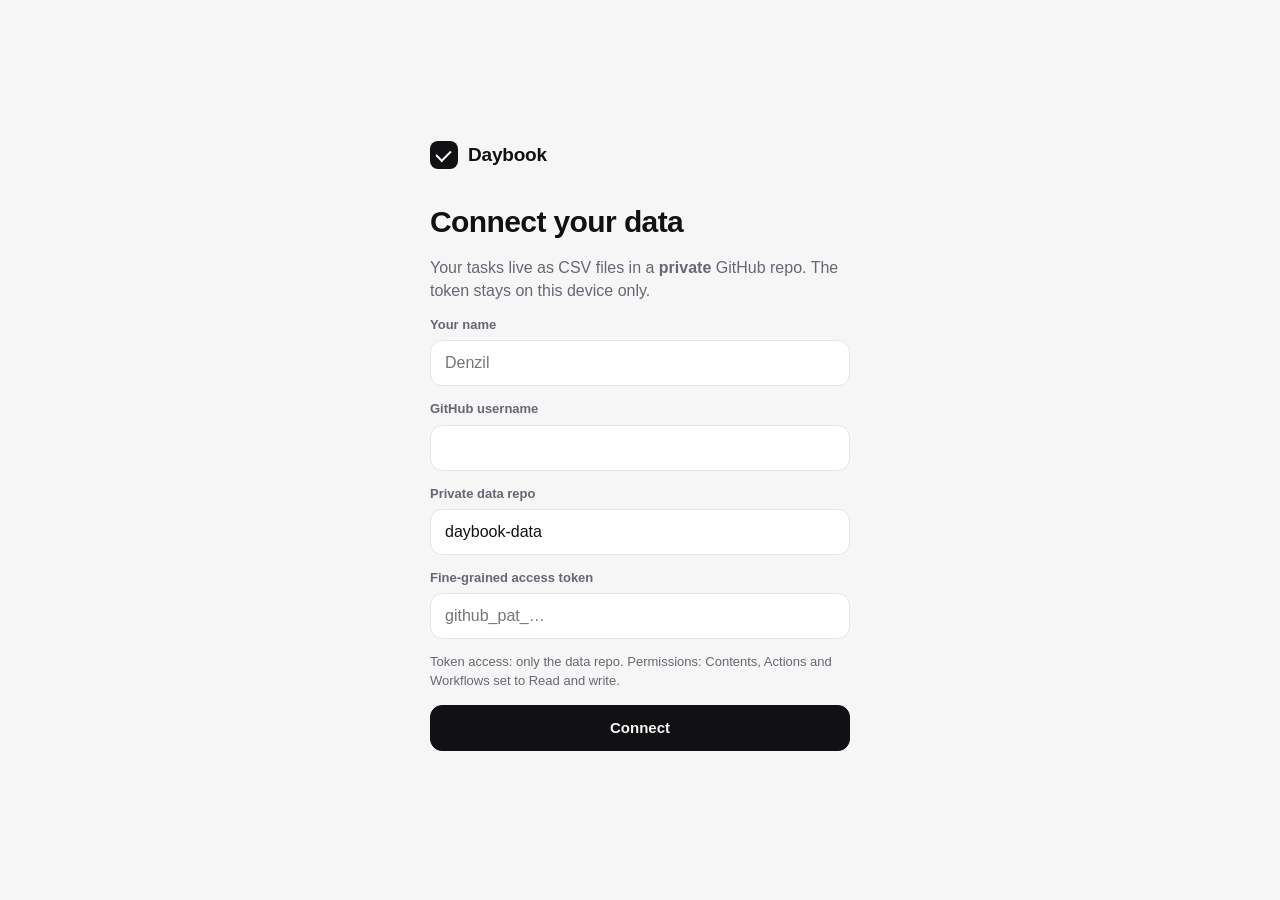
<file: index.html>
<!doctype html>
<html lang="en">
<head>
<meta charset="utf-8">
<meta name="viewport" content="width=device-width, initial-scale=1, viewport-fit=cover">
<title>Daybook</title>
<meta name="description" content="Personal projects and daily routine tracker">
<meta name="apple-mobile-web-app-capable" content="yes">
<meta name="mobile-web-app-capable" content="yes">
<meta name="apple-mobile-web-app-title" content="Daybook">
<meta name="apple-mobile-web-app-status-bar-style" content="default">
<meta name="theme-color" content="#F6F6F7" media="(prefers-color-scheme: light)">
<meta name="theme-color" content="#0B0B0D" media="(prefers-color-scheme: dark)">
<link rel="manifest" href="manifest.webmanifest">
<link rel="apple-touch-icon" href="icon-180.png">
<link rel="icon" type="image/png" href="icon-192.png">
<link rel="stylesheet" href="app.css">
</head>
<body>

<!-- First-run: connect to the private data repo -->
<section id="setup" class="setup" hidden>
  <div class="setup-card">
    <div class="brand"><span class="brand-mark" aria-hidden="true"></span><span>Daybook</span></div>
    <h1>Connect your data</h1>
    <p class="muted">Your tasks live as CSV files in a <b>private</b> GitHub repo. The token stays on this device only.</p>
    <form id="setupForm" class="stack" autocomplete="off">
      <label class="field"><span>Your name</span><input name="name" placeholder="Denzil" autocomplete="given-name"></label>
      <label class="field"><span>GitHub username</span><input name="owner" required autocapitalize="off" spellcheck="false"></label>
      <label class="field"><span>Private data repo</span><input name="repo" required value="daybook-data" autocapitalize="off" spellcheck="false"></label>
      <label class="field"><span>Fine-grained access token</span><input name="token" type="password" required autocapitalize="off" spellcheck="false" placeholder="github_pat_…"></label>
      <p class="hint">Token access: only the data repo. Permissions: Contents, Actions and Workflows set to Read and write.</p>
      <p id="setupError" class="error" role="alert" hidden></p>
      <button class="btn primary block" type="submit">Connect</button>
    </form>
  </div>
</section>

<!-- Main app -->
<div id="app" class="app" hidden>
  <nav class="rail" aria-label="Main">
    <div class="brand"><span class="brand-mark" aria-hidden="true"></span><span>Daybook</span></div>
    <div class="rail-links" id="railLinks"></div>
  </nav>
  <main id="main">
    <div class="topbar">
      <span id="topTitle" class="eyebrow"></span>
      <button id="syncPill" class="sync" data-act="syncNow" type="button"><span class="dot"></span><span class="label">Synced</span></button>
    </div>
    <div id="view"></div>
  </main>
  <button class="fab" data-act="add" type="button" aria-label="Add item"></button>
  <nav class="tabbar" id="tabbar" aria-label="Tabs"></nav>
</div>

<dialog id="sheet" class="sheet" aria-labelledby="sheetTitle"></dialog>
<div id="toast" class="toast" role="status" aria-live="polite"></div>

<script src="app.js"></script>
</body>
</html>
</file>
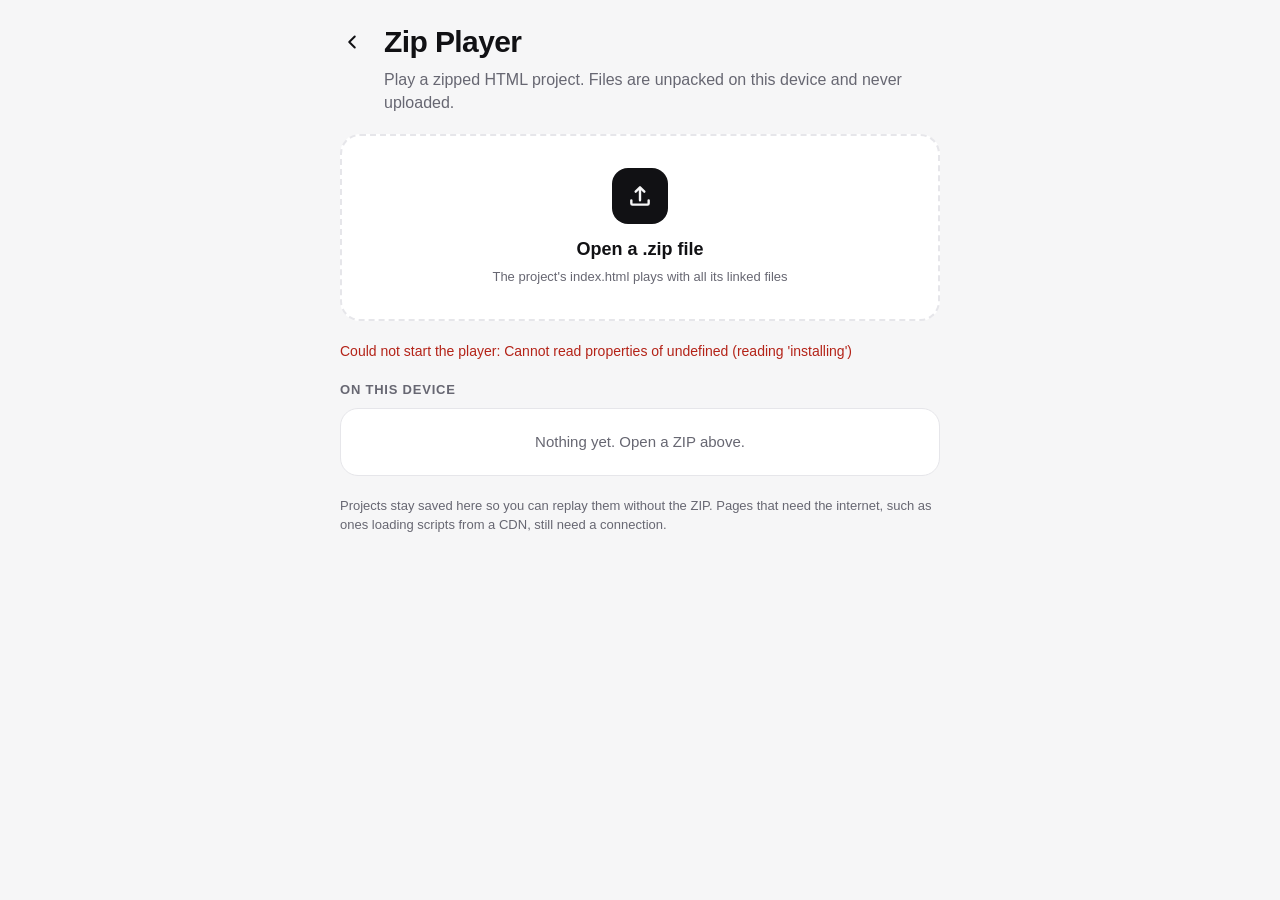
<file: zip-player/index.html>
<!doctype html>
<html lang="en">
<head>
<meta charset="utf-8">
<meta name="viewport" content="width=device-width, initial-scale=1, viewport-fit=cover">
<title>Zip Player</title>
<meta name="description" content="Open a zipped HTML project and play it on this device">
<meta name="apple-mobile-web-app-capable" content="yes">
<meta name="mobile-web-app-capable" content="yes">
<meta name="apple-mobile-web-app-title" content="Zip Player">
<meta name="apple-mobile-web-app-status-bar-style" content="black-translucent">
<meta name="theme-color" content="#F6F6F7" media="(prefers-color-scheme: light)">
<meta name="theme-color" content="#0B0B0D" media="(prefers-color-scheme: dark)">
<link rel="manifest" href="manifest.webmanifest">
<link rel="apple-touch-icon" href="icon-180.png">
<link rel="icon" type="image/png" href="icon-192.png">
<link rel="stylesheet" href="player.css">
</head>
<body>
<main class="wrap">
  <header class="top">
    <a class="back" href="../" aria-label="Back to Daybook">
      <svg viewBox="0 0 24 24" aria-hidden="true"><path d="M15 18l-6-6 6-6"/></svg>
    </a>
    <div>
      <h1>Zip Player</h1>
      <p class="muted">Play a zipped HTML project. Files are unpacked on this device and never uploaded.</p>
    </div>
  </header>

  <label class="drop" id="drop" for="pick">
    <input type="file" id="pick" accept=".zip,application/zip,application/x-zip-compressed">
    <span class="drop-icon" aria-hidden="true">
      <svg viewBox="0 0 24 24"><path d="M12 16V4m0 0l-4 4m4-4l4 4"/><path d="M4 16v3a1 1 0 001 1h14a1 1 0 001-1v-3"/></svg>
    </span>
    <span class="drop-title">Open a .zip file</span>
    <span class="muted small">The project's index.html plays with all its linked files</span>
  </label>

  <div class="progress" id="progress" hidden>
    <div class="row"><span id="progress-label">Unpacking…</span><span id="progress-pct"></span></div>
    <div class="bar"><i id="progress-bar"></i></div>
  </div>
  <p class="error" id="error" role="alert" hidden></p>

  <section class="entry-pick" id="entry-pick" hidden>
    <h2>No index.html found. Which page should play?</h2>
    <div id="entry-list" class="list"></div>
  </section>

  <section>
    <div class="row-between">
      <h2>On this device</h2>
      <span class="muted small" id="usage"></span>
    </div>
    <div id="library" class="list"></div>
  </section>

  <p class="muted small foot">Projects stay saved here so you can replay them without the ZIP. Pages that need the internet, such as ones loading scripts from a CDN, still need a connection.</p>
</main>

<div class="player" id="player" hidden>
  <iframe id="frame" title="Project" allow="fullscreen; autoplay; clipboard-write; accelerometer; gyroscope; xr-spatial-tracking; web-share" allowfullscreen></iframe>
  <button class="close" id="close" type="button" aria-label="Close project">
    <svg viewBox="0 0 24 24" aria-hidden="true"><path d="M6 6l12 12M18 6L6 18"/></svg>
  </button>
</div>

<div class="toast" id="toast" role="status" aria-live="polite"></div>
<script src="player.js"></script>
</body>
</html>
</file>
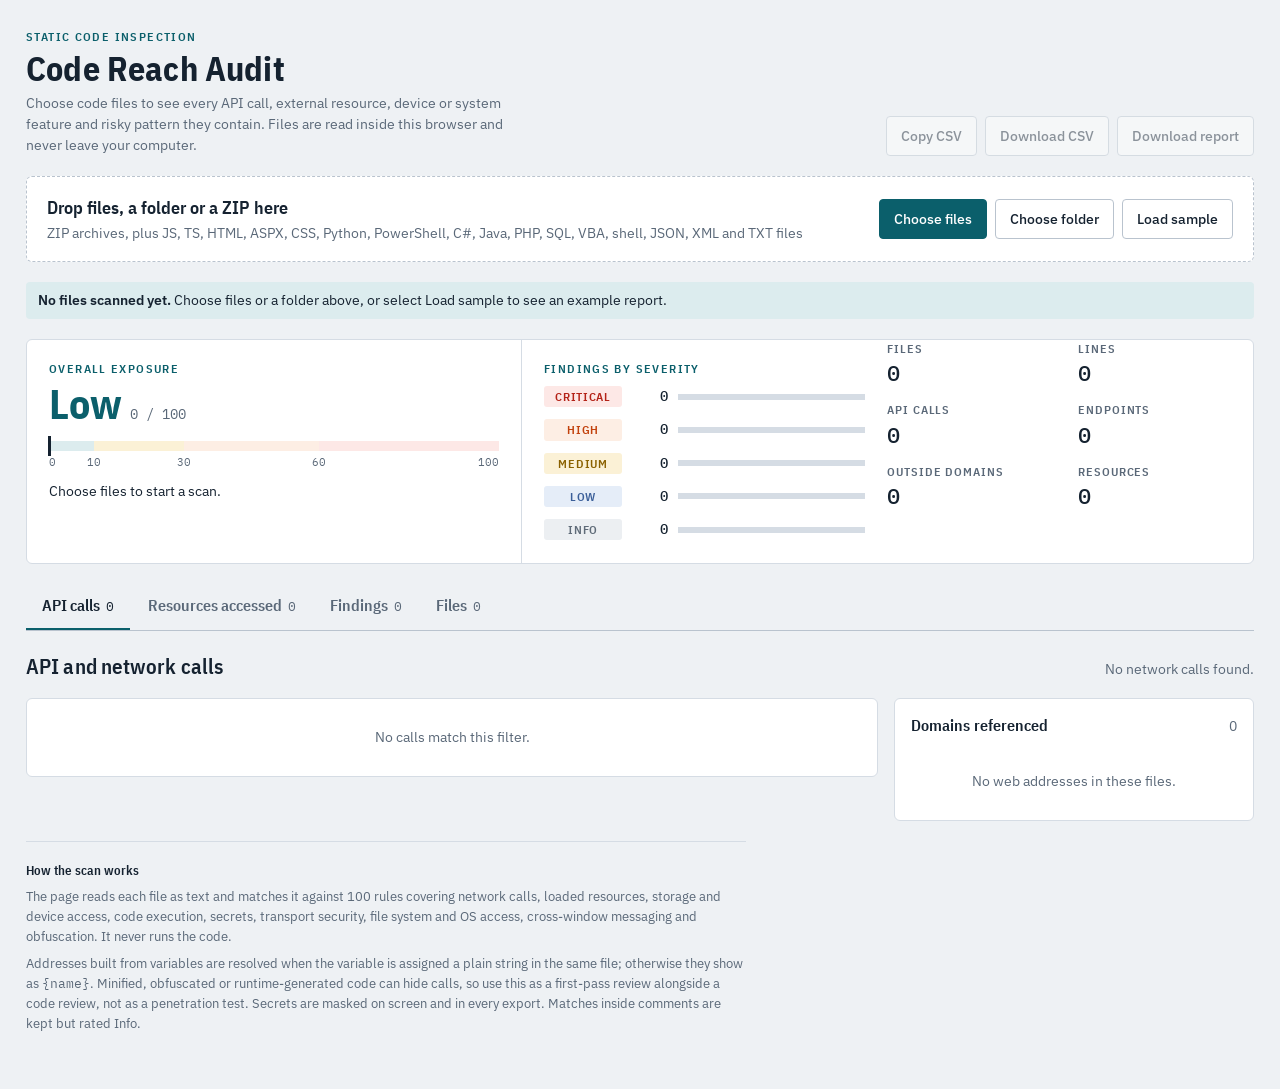
<file: files/code-reach-audit.html>
<!doctype html>
<html lang="en">
<head>
<meta charset="utf-8">
<meta name="viewport" content="width=device-width, initial-scale=1">
<title>Code Reach Audit</title>
<meta name="claude:viewport-fit-sides" content="cover">
<link rel="preconnect" href="https://fonts.googleapis.com">
<link rel="preconnect" href="https://fonts.gstatic.com" crossorigin>
<link rel="stylesheet" href="https://fonts.googleapis.com/css2?family=IBM+Plex+Mono:wght@400;500&family=IBM+Plex+Sans+Condensed:wght@500;600;700&family=IBM+Plex+Sans:wght@400;500;600&display=swap">
<style>
/* Layout: inspection sheet — intake band, verdict strip drawn to scale, tabbed ledgers of calls, resources and findings */
:root{
  --paper:#eef1f4; --sheet:#ffffff; --ink:#152230; --muted:#5a6878; --line:#d5dce4; --line-strong:#b9c3ce;
  --accent:#0b5f6b; --accent-ink:#ffffff; --accent-soft:#dcecee; --code-bg:#f5f7f9; --hl:#fff1b8;
  --crit:#b42318; --crit-bg:#fde8e6; --high:#c2410c; --high-bg:#fdeee4; --med:#8a6100; --med-bg:#fbf1d6;
  --low:#3b5f99; --low-bg:#e5edf8; --info:#5f6b78; --info-bg:#eceff2;
  --f-display:'IBM Plex Sans Condensed','Arial Narrow','Segoe UI',system-ui,sans-serif;
  --f-body:'IBM Plex Sans','Segoe UI',system-ui,-apple-system,sans-serif;
  --f-mono:'IBM Plex Mono',Consolas,'Cascadia Mono','Courier New',monospace;
}
@media (prefers-color-scheme: dark){:root:not([data-theme="light"]){
  --paper:#0d1318; --sheet:#141c23; --ink:#e2e9ef; --muted:#93a2b1; --line:#26313b; --line-strong:#364350;
  --accent:#5cc0c9; --accent-ink:#06262a; --accent-soft:#163238; --code-bg:#0f171d; --hl:#4a3f10;
  --crit:#ff8a7e; --crit-bg:#3a1512; --high:#ffa36b; --high-bg:#3a2010; --med:#e7c25a; --med-bg:#33290c;
  --low:#8fb0e8; --low-bg:#17243a; --info:#9aa7b4; --info-bg:#1d262e; color-scheme:dark}}
:root[data-theme="dark"]{
  --paper:#0d1318; --sheet:#141c23; --ink:#e2e9ef; --muted:#93a2b1; --line:#26313b; --line-strong:#364350;
  --accent:#5cc0c9; --accent-ink:#06262a; --accent-soft:#163238; --code-bg:#0f171d; --hl:#4a3f10;
  --crit:#ff8a7e; --crit-bg:#3a1512; --high:#ffa36b; --high-bg:#3a2010; --med:#e7c25a; --med-bg:#33290c;
  --low:#8fb0e8; --low-bg:#17243a; --info:#9aa7b4; --info-bg:#1d262e; color-scheme:dark}

*{box-sizing:border-box}
[hidden]{display:none!important}
html,body{margin:0}
body{background:var(--paper);color:var(--ink);font-family:var(--f-body);font-size:14px;line-height:1.5}
.wrap{max-width:1260px;margin:0 auto;padding-left:max(16px,env(safe-area-inset-left,0px));padding-right:max(16px,env(safe-area-inset-right,0px));padding-block:28px 56px;display:grid;gap:20px}
h1,h2,h3{font-family:var(--f-display);text-wrap:balance;margin:0;letter-spacing:.005em}
h1{font-size:2.1rem;font-weight:700;line-height:1.05}
h2{font-size:1.3rem;font-weight:600}
h3{font-size:1rem;font-weight:600}
p{margin:0}
code,pre,.mono{font-family:var(--f-mono)}
.eyebrow{font-family:var(--f-display);text-transform:uppercase;letter-spacing:.12em;font-size:.72rem;font-weight:600;color:var(--accent)}
.muted{color:var(--muted)}
button{font:inherit;color:inherit}
:focus-visible{outline:2px solid var(--accent);outline-offset:2px}

.top{display:flex;flex-wrap:wrap;gap:16px 32px;align-items:flex-end;justify-content:space-between}
.brand{display:grid;gap:6px;max-width:64ch;min-width:0}
.lede{color:var(--muted);max-width:62ch}
.export{display:flex;flex-wrap:wrap;gap:8px}

.btn{display:inline-flex;align-items:center;gap:6px;padding:8px 14px;border:1px solid var(--line-strong);background:var(--sheet);border-radius:4px;cursor:pointer;font-weight:500;font-size:.9rem;white-space:nowrap}
.btn:hover{border-color:var(--accent)}
.btn.primary{background:var(--accent);color:var(--accent-ink);border-color:var(--accent)}
.btn.ghost{background:transparent}
.btn:disabled{opacity:.45;cursor:not-allowed}

.intake{border:1.5px dashed var(--line-strong);background:var(--sheet);padding:18px 20px;display:flex;flex-wrap:wrap;gap:14px 24px;align-items:center;justify-content:space-between;border-radius:6px;transition:border-color .15s,background .15s}
.intake.over{border-color:var(--accent);background:var(--accent-soft)}
.intake-copy{display:grid;gap:2px;min-width:0}
.intake-copy strong{font-family:var(--f-display);font-size:1.1rem;font-weight:600}
.intake-copy span{color:var(--muted);font-size:.85rem}
.intake-actions{display:flex;flex-wrap:wrap;gap:8px}
.progress{width:100%;font-family:var(--f-mono);font-size:.8rem;color:var(--muted)}
.progress .bar{height:3px;background:var(--line);margin-top:6px}
.progress .bar i{display:block;height:100%;background:var(--accent);width:0}

.notice{font-size:.85rem;padding:8px 12px;background:var(--accent-soft);border-radius:4px;color:var(--ink)}
.notice b{font-weight:600}

/* Summary */
.summary{display:grid;grid-template-columns:minmax(0,1.35fr) minmax(0,1fr) minmax(0,1fr);background:var(--sheet);border:1px solid var(--line);border-radius:6px}
.summary>div{padding:20px 22px;min-width:0}
.summary>div+div{border-left:1px solid var(--line)}
.verdict .word{font-family:var(--f-display);font-weight:700;font-size:2.6rem;line-height:1;margin-top:6px}
.verdict .score{font-family:var(--f-mono);font-size:.85rem;color:var(--muted);margin-left:8px;font-weight:400}
.v-low .word{color:var(--accent)} .v-moderate .word{color:var(--med)} .v-elevated .word{color:var(--high)} .v-high .word{color:var(--crit)}
.scale{position:relative;margin-top:16px;height:10px;display:flex}
.scale span{height:100%}
.scale .s1{width:10%;background:var(--accent-soft)} .scale .s2{width:20%;background:var(--med-bg)} .scale .s3{width:30%;background:var(--high-bg)} .scale .s4{width:40%;background:var(--crit-bg)}
.scale .marker{position:absolute;top:-5px;width:3px;height:20px;background:var(--ink);transform:translateX(-1px)}
.ticks{position:relative;height:16px;font-family:var(--f-mono);font-size:.68rem;color:var(--muted);margin-top:3px}
.ticks span{position:absolute;transform:translateX(-50%)}
.ticks span:first-child{transform:none} .ticks span:last-child{transform:translateX(-100%)}
.verdict p{margin-top:10px;font-size:.9rem;max-width:56ch}
.sevs{display:grid;gap:6px;align-content:start}
.sevrow{display:grid;grid-template-columns:78px 36px 1fr;gap:10px;align-items:center;background:none;border:0;padding:3px 0;cursor:pointer;text-align:left}
.sevrow:hover .sevname{text-decoration:underline}
.sevrow .n{font-family:var(--f-mono);font-variant-numeric:tabular-nums;text-align:right;font-weight:500}
.sevrow .track{height:6px;background:var(--line)}
.sevrow .track i{display:block;height:100%}
.stats{display:grid;grid-template-columns:1fr 1fr;gap:12px 16px;align-content:start;margin:0}
.stats div{display:grid;gap:0}
.stats dt{font-size:.72rem;text-transform:uppercase;letter-spacing:.08em;color:var(--muted);font-family:var(--f-display);font-weight:600}
.stats dd{margin:0;font-family:var(--f-mono);font-size:1.35rem;font-variant-numeric:tabular-nums;font-weight:500}

.pill{display:inline-block;font-family:var(--f-display);font-weight:600;font-size:.72rem;letter-spacing:.06em;text-transform:uppercase;padding:2px 8px;border-radius:3px;white-space:nowrap;text-align:center}
.sev-critical{color:var(--crit);background:var(--crit-bg)} .sev-high{color:var(--high);background:var(--high-bg)}
.sev-medium{color:var(--med);background:var(--med-bg)} .sev-low{color:var(--low);background:var(--low-bg)} .sev-info{color:var(--info);background:var(--info-bg)}
.fill-critical{background:var(--crit)} .fill-high{background:var(--high)} .fill-medium{background:var(--med)} .fill-low{background:var(--low)} .fill-info{background:var(--info)}

/* Tabs */
.tabs{display:flex;gap:2px;border-bottom:1px solid var(--line-strong);overflow-x:auto}
.tab{background:none;border:0;padding:10px 16px;cursor:pointer;font-family:var(--f-display);font-weight:600;font-size:.98rem;color:var(--muted);border-bottom:3px solid transparent;margin-bottom:-1px;white-space:nowrap}
.tab .c{font-family:var(--f-mono);font-weight:400;font-size:.8rem;margin-left:6px}
.tab[aria-selected="true"]{color:var(--ink);border-bottom-color:var(--accent)}
.panel{display:grid;gap:16px;min-width:0}
.panel-head{display:flex;flex-wrap:wrap;gap:6px 20px;align-items:baseline;justify-content:space-between}
.panel-head p{color:var(--muted)}

.chips{display:flex;flex-wrap:wrap;gap:6px}
.chip{border:1px solid var(--line-strong);background:var(--sheet);padding:4px 10px;border-radius:999px;cursor:pointer;font-size:.82rem}
.chip[aria-pressed="true"]{background:var(--ink);color:var(--paper);border-color:var(--ink)}
.chip .c{font-family:var(--f-mono);opacity:.75;margin-left:4px}

.sheet{background:var(--sheet);border:1px solid var(--line);border-radius:6px;min-width:0}
.tw{overflow-x:auto}
table{border-collapse:collapse;width:100%;font-size:.86rem}
th{font-family:var(--f-display);font-weight:600;text-transform:uppercase;letter-spacing:.07em;font-size:.7rem;color:var(--muted);text-align:left;padding:10px 12px;border-bottom:1px solid var(--line-strong);white-space:nowrap;position:sticky;top:0;background:var(--sheet)}
td{padding:8px 12px;border-bottom:1px solid var(--line);vertical-align:top}
tr:last-child td{border-bottom:0}
td.num{font-family:var(--f-mono);font-variant-numeric:tabular-nums;text-align:right}
td code{font-size:.8rem;word-break:break-all}
.method{font-family:var(--f-mono);font-size:.76rem;font-weight:500;padding:1px 6px;border:1px solid var(--line-strong);border-radius:3px;white-space:nowrap}
.method.write{color:var(--high);border-color:currentColor}
.tgt{white-space:nowrap}
.loc{font-family:var(--f-mono);font-size:.78rem;color:var(--accent);background:none;border:0;padding:0;cursor:pointer;text-align:left;word-break:break-all}
.loc:hover{text-decoration:underline}
.loc-static{font-size:.78rem;color:var(--muted);word-break:break-all}
.skiplist{min-width:520px}
.api-grid{display:grid;grid-template-columns:minmax(0,1fr) minmax(0,360px);gap:16px;align-items:start}
.sub{padding:14px 16px 6px;display:flex;justify-content:space-between;gap:12px;align-items:baseline}
.empty{padding:28px 18px;color:var(--muted);text-align:center}
.tbl-api{min-width:720px}
.tbl-res{min-width:640px}
.tbl-files{min-width:700px}
.more{padding:10px 16px;font-size:.82rem;color:var(--muted)}

.res-grid{display:grid;grid-template-columns:minmax(0,1fr) minmax(0,1fr);gap:16px;align-items:start}
.cap{display:grid;grid-template-columns:auto 1fr auto;gap:4px 12px;padding:12px 16px;border-top:1px solid var(--line);align-items:baseline}
.cap:first-of-type{border-top:0}
.cap h3{font-size:.95rem}
.cap .uses{font-family:var(--f-mono);font-size:.78rem;color:var(--muted)}
.cap .locs{grid-column:2/4;display:flex;flex-wrap:wrap;gap:4px 12px}
.cap .adv{grid-column:2/4;font-size:.82rem;color:var(--muted)}

/* Findings */
.filters{display:flex;flex-wrap:wrap;gap:10px;align-items:center}
.filters select,.filters input{font:inherit;font-size:.86rem;padding:6px 10px;border:1px solid var(--line-strong);background:var(--sheet);color:var(--ink);border-radius:4px;min-width:0;max-width:100%}
.filters input{flex:1 1 200px}
.sevtoggles{display:flex;flex-wrap:wrap;gap:4px}
.sevtoggle{border:1px solid transparent;cursor:pointer;opacity:.4}
.sevtoggle[aria-pressed="true"]{opacity:1;border-color:currentColor}
.flist{display:grid}
.fnd{display:grid;grid-template-columns:86px minmax(0,1fr);gap:14px;padding:14px 16px;border-top:1px solid var(--line)}
.fnd:first-child{border-top:0}
.fnd .pill{align-self:start}
.fbody{display:grid;gap:6px;min-width:0}
.fhead{display:flex;flex-wrap:wrap;gap:4px 12px;align-items:baseline}
.fhead h3{font-size:1rem}
.cat{font-size:.78rem;color:var(--muted)}
.tag{font-size:.7rem;font-family:var(--f-mono);color:var(--muted);border:1px dashed var(--line-strong);padding:0 5px;border-radius:3px}
.snip{margin:0;background:var(--code-bg);border:1px solid var(--line);padding:8px 10px;overflow-x:auto;font-size:.8rem;line-height:1.45;border-radius:3px;white-space:pre}
.snip mark{background:var(--hl);color:inherit;padding:0 1px}
.detail{font-family:var(--f-mono);font-size:.8rem;word-break:break-all}
.adv{font-size:.86rem;color:var(--muted);max-width:90ch}

.method-note{font-size:.84rem;color:var(--muted);display:grid;gap:6px;max-width:90ch;border-top:1px solid var(--line);padding-top:18px}
.method-note strong{color:var(--ink);font-family:var(--f-display);font-weight:600}

/* Code viewer */
.viewer{position:fixed;inset:0 0 0 auto;width:min(760px,100%);background:var(--sheet);border-left:1px solid var(--line-strong);z-index:50;display:flex;flex-direction:column;box-shadow:-12px 0 32px rgba(0,0,0,.18);padding-top:env(safe-area-inset-top,0px);padding-bottom:env(safe-area-inset-bottom,0px);padding-right:env(safe-area-inset-right,0px)}
.viewer header{display:flex;gap:12px;align-items:center;justify-content:space-between;padding:12px 16px;border-bottom:1px solid var(--line)}
.viewer header code{font-size:.82rem;word-break:break-all}
.viewer .code{flex:1;overflow:auto;font-family:var(--f-mono);font-size:.8rem;line-height:1.5;background:var(--code-bg)}
.viewer table{font-size:inherit;min-width:max-content}
.viewer td{border:0;padding:0 12px 0 0;white-space:pre}
.viewer td.ln{color:var(--muted);text-align:right;padding:0 12px;user-select:none;position:sticky;left:0;background:var(--code-bg);border-right:1px solid var(--line)}
.viewer tr.on td{background:var(--hl)}
.scrim{position:fixed;inset:0;background:rgba(10,16,22,.35);z-index:49}

.toast{position:fixed;left:50%;bottom:calc(20px + env(safe-area-inset-bottom,0px));transform:translateX(-50%);background:var(--ink);color:var(--paper);padding:10px 16px;border-radius:4px;font-size:.86rem;z-index:60;max-width:min(560px,calc(100% - 32px))}

@media (max-width:980px){
  .summary{grid-template-columns:1fr 1fr}
  .summary .verdict{grid-column:1/-1}
  .summary>div+div{border-left:0;border-top:1px solid var(--line)}
  .summary .stats{border-left:1px solid var(--line)}
  .api-grid,.res-grid{grid-template-columns:minmax(0,1fr)}
}
@media (max-width:560px){
  h1{font-size:1.7rem}
  .summary{grid-template-columns:1fr}
  .summary .stats{border-left:0}
  .fnd{grid-template-columns:1fr;gap:8px}
  .fnd .pill{justify-self:start}
  .verdict .word{font-size:2.1rem}
}
@media (prefers-reduced-motion:reduce){*{transition:none!important}}
</style>
</head>
<body>

<div class="wrap">
  <header class="top">
    <div class="brand">
      <div class="eyebrow">Static code inspection</div>
      <h1>Code Reach Audit</h1>
      <p class="lede">Choose code files to see every API call, external resource, device or system feature and risky pattern they contain. Files are read inside this browser and never leave your computer.</p>
    </div>
    <div class="export">
      <button class="btn" id="copy-csv" disabled>Copy CSV</button>
      <button class="btn" id="dl-csv" disabled>Download CSV</button>
      <button class="btn" id="dl-report" disabled>Download report</button>
    </div>
  </header>

  <section class="intake" id="drop" aria-label="Choose files to scan">
    <div class="intake-copy">
      <strong>Drop files, a folder or a ZIP here</strong>
      <span>ZIP archives, plus JS, TS, HTML, ASPX, CSS, Python, PowerShell, C#, Java, PHP, SQL, VBA, shell, JSON, XML and TXT files</span>
    </div>
    <div class="intake-actions">
      <label class="btn primary" for="pick-files" tabindex="0">Choose files</label>
      <input type="file" id="pick-files" multiple hidden>
      <label class="btn" for="pick-folder" tabindex="0">Choose folder</label>
      <input type="file" id="pick-folder" webkitdirectory multiple hidden>
      <button class="btn ghost" id="load-sample">Load sample</button>
    </div>
    <div class="progress" id="progress" hidden></div>
  </section>

  <div class="notice" id="notice"></div>

  <section class="summary" id="summary" aria-live="polite"></section>

  <nav class="tabs" role="tablist" aria-label="Report sections">
    <button class="tab" role="tab" id="tab-api" data-tab="api" aria-selected="true">API calls<span class="c" id="c-api"></span></button>
    <button class="tab" role="tab" id="tab-res" data-tab="res" aria-selected="false">Resources accessed<span class="c" id="c-res"></span></button>
    <button class="tab" role="tab" id="tab-find" data-tab="find" aria-selected="false">Findings<span class="c" id="c-find"></span></button>
    <button class="tab" role="tab" id="tab-files" data-tab="files" aria-selected="false">Files<span class="c" id="c-files"></span></button>
  </nav>

  <section class="panel" id="panel-api" role="tabpanel"></section>
  <section class="panel" id="panel-res" role="tabpanel" hidden></section>
  <section class="panel" id="panel-find" role="tabpanel" hidden>
    <div class="panel-head"><h2>Security findings</h2><p id="find-sub"></p></div>
    <div class="filters">
      <div class="sevtoggles" id="sev-toggles"></div>
      <select id="f-cat" aria-label="Category"></select>
      <select id="f-file" aria-label="File"></select>
      <input type="search" id="f-q" placeholder="Search title, code or file" aria-label="Search findings">
    </div>
    <div class="sheet"><div class="flist" id="flist"></div><div id="fmore"></div></div>
  </section>
  <section class="panel" id="panel-files" role="tabpanel" hidden></section>

  <footer class="method-note">
    <strong>How the scan works</strong>
    <p>The page reads each file as text and matches it against <span id="rule-count"></span> rules covering network calls, loaded resources, storage and device access, code execution, secrets, transport security, file system and OS access, cross-window messaging and obfuscation. It never runs the code.</p>
    <p>Addresses built from variables are resolved when the variable is assigned a plain string in the same file; otherwise they show as <code>{name}</code>. Minified, obfuscated or runtime-generated code can hide calls, so use this as a first-pass review alongside a code review, not as a penetration test. Secrets are masked on screen and in every export. Matches inside comments are kept but rated Info.</p>
  </footer>
</div>

<div class="scrim" id="scrim" hidden></div>
<aside class="viewer" id="viewer" hidden aria-label="Code view">
  <header><code id="v-path"></code><button class="btn" id="v-close">Close</button></header>
  <div class="code" id="v-code"></div>
</aside>
<div class="toast" id="toast" hidden></div>

<textarea id="sample-1" data-name="sample/incident-dashboard.html" hidden><!doctype html>
<html>
<head>
  <title>HSEQ Incident Dashboard</title>
  <script src="https://code.jquery.com/jquery-3.7.1.min.js"></script>
  <script src="http://cdn.example-analytics.net/track.js"></script>
  <link rel="stylesheet" href="https://fonts.googleapis.com/css2?family=Roboto">
  <link rel="stylesheet" href="styles/dashboard.css">
</head>
<body>
<div id="list"></div>
<iframe src="https://reports.example-bi.com/embed/42"></iframe>
<script>
const siteUrl = "https://intranet.contoso.local/sites/hseq";
const FLOW_URL = "https://prod-27.westeurope.logic.azure.com:443/workflows/8f2c11/triggers/manual/paths/invoke?api-version=2016-06-01&sp=%2Ftriggers%2Fmanual%2Frun&sv=1.0&sig=Xk3vQ9dLmP2rT7wZ1aB4cD6eF8gH0jK";
const apiKey = "demo_9f3Kq2LxV7pR4tW8yZ1n";

async function loadItems() {
  const res = await fetch(siteUrl + "/_api/web/lists/getbytitle('Incidents')/items?$top=500", {
    headers: { Accept: "application/json;odata=verbose" },
    credentials: "include"
  });
  const data = await res.json();
  document.getElementById("list").innerHTML = data.d.results.map(r => "<li>" + r.Title + "</li>").join("");
  localStorage.setItem("incidents", JSON.stringify(data.d.results));
}

function saveComment(id, text) {
  return fetch(`${siteUrl}/_api/web/lists/getbytitle('Comments')/items`, {
    method: "POST",
    headers: { "X-RequestDigest": document.getElementById("__REQUESTDIGEST").value },
    body: JSON.stringify({ Title: text, IncidentId: id })
  });
}

function notifyFlow(payload) {
  $.ajax({ url: FLOW_URL, type: "POST", data: JSON.stringify(payload), contentType: "application/json" });
}

function runRule(expr) { return eval(expr); }

// fetch("https://old-server.contoso.local/api/legacy")
window.addEventListener("message", e => { applySettings(e.data); });
parent.postMessage({ ready: true }, "*");
navigator.sendBeacon("https://stats.example-analytics.net/collect", JSON.stringify({ page: location.href }));
navigator.clipboard.writeText(location.href);
</script>
</body>
</html></textarea>
<textarea id="sample-2" data-name="sample/export_to_sharepoint.py" hidden>import os
import requests
import pickle
import subprocess

SITE = "https://intranet.contoso.local/sites/hseq"
GRAPH = "https://graph.microsoft.com/v1.0/sites/root/lists"
password = "Winter2026!"

def upload(path):
    with open(path, "rb") as f:
        r = requests.post(SITE + "/_api/web/GetFolderByServerRelativeUrl('Shared Documents')/Files/add(url='report.csv',overwrite=true)", data=f, verify=False)
    return r.status_code

def lists(token):
    return requests.get(GRAPH, headers={"Authorization": "Bearer " + token}).json()

def weather():
    return requests.get("http://api.example-weather.com/v1/doha").json()

def load_cache():
    return pickle.loads(open("cache.bin", "rb").read())

def run_report(name):
    subprocess.run("python build.py " + name, shell=True)
    cur.execute("SELECT * FROM incidents WHERE owner = '" + name + "'")

os.system("robocopy C:\\exports \\\\fileserver\\hseq /E")
token = os.environ.get("SP_TOKEN")
</textarea>

<script>
(function(){
'use strict';
/* ---------- basics ---------- */
const $ = s => document.querySelector(s);
const esc = s => String(s == null ? '' : s).replace(/[&<>"']/g, c => ({'&':'&amp;','<':'&lt;','>':'&gt;','"':'&quot;',"'":'&#39;'}[c]));
const SEV = ['critical','high','medium','low','info'];
const SEV_LABEL = {critical:'Critical',high:'High',medium:'Medium',low:'Low',info:'Info'};
const SEV_W = {critical:25,high:10,medium:4,low:1,info:0};
const CATS = {net:'Network & API calls',res:'External resources',store:'Storage & device access',exec:'Code execution & injection',secret:'Secrets & credentials',transport:'Transport & crypto',os:'File system & OS',msg:'Cross-window messaging',obf:'Obfuscation',archive:'Archive contents'};
const EXT = {js:'js',mjs:'js',cjs:'js',jsx:'js',ts:'ts',tsx:'ts',html:'html',htm:'html',hta:'html',aspx:'html',ascx:'html',master:'html',cshtml:'html',vue:'html',svelte:'html',css:'css',scss:'css',less:'css',py:'py',ps1:'ps',psm1:'ps',psd1:'ps',cs:'cs',java:'java',kt:'java',php:'php',sql:'sql',sh:'sh',bash:'sh',zsh:'sh',bat:'sh',cmd:'sh',vb:'vb',vbs:'vb',bas:'vb',cls:'vb',frm:'vb',json:'data',xml:'data',config:'data',yml:'data',yaml:'data',ini:'data',env:'data',properties:'data',txt:'text',md:'text',csv:'text',go:'go',rb:'rb'};
const LANG = {js:'JavaScript',ts:'TypeScript',html:'HTML / markup',css:'CSS',py:'Python',ps:'PowerShell',cs:'C#',java:'Java / Kotlin',php:'PHP',sql:'SQL',sh:'Shell / batch',vb:'VB / VBA',data:'Config / data',text:'Text',go:'Go',rb:'Ruby',other:'Other'};
const SKIP_EXT = /\.(png|jpe?g|gif|bmp|ico|webp|svgz|tiff?|psd|ai|mp3|mp4|wav|avi|mov|webm|ogg|7z|rar|gz|tgz|tar|exe|dll|so|dylib|bin|msi|pdf|docx?|xlsx?|pptx?|woff2?|ttf|otf|eot|class|jar|pyc|pdb|lock)$/i;

const WEB = ['js','ts','html'];
const NOTWEB_ANY = null;

/* ---------- argument parsing helpers ---------- */
function scan(t, i, stopComma){
  let d = 0, q = null; const lim = Math.min(t.length, i + 4000);
  for (; i < lim; i++){
    const c = t[i];
    if (q){ if (c === '\\'){ i++; continue; } if (c === q) q = null; continue; }
    if (c === '"' || c === "'" || c === '`'){ q = c; continue; }
    if (c === '(' || c === '[' || c === '{') d++;
    else if (c === ')' || c === ']' || c === '}'){ if (d === 0) return i; d--; }
    else if (c === ',' && d === 0 && stopComma) return i;
    else if (c === '\n' && d === 0 && stopComma === 'line') return i;
  }
  return i;
}
const short = s => { s = String(s).replace(/\s+/g,' ').trim(); return s.length > 40 ? s.slice(0,38) + '…' : s; };
const escRe = s => s.replace(/[.*+?^${}()|[\]\\]/g, '\\$&');
function lookupVar(t, name){
  const id = String(name).replace(/^\$/,'').split('.').pop();
  if (!/^[A-Za-z_$][\w$]*$/.test(id)) return null;
  const re = new RegExp('(?:^|[^\\w.])\\$?' + escRe(id) + '["\']?\\s*[:=]\\s*(?:[fFrRbB]{0,2})(["\'`])([^"\'`\\n]{1,400})\\1', 'm');
  const m = t.match(re);
  return m ? m[2] : null;
}
function fillTpl(t, s, py){
  let ok = true;
  let v = s.replace(/\$\{\s*([^}]+?)\s*\}/g, (_, e) => { const r = /^[\w$.]+$/.test(e) ? lookupVar(t, e) : null; if (r != null) return r; ok = false; return '{' + short(e) + '}'; });
  if (py) v = v.replace(/\{([A-Za-z_][\w.]*)\}/g, (_, e) => { const r = lookupVar(t, e); if (r != null) return r; ok = false; return '{' + e + '}'; });
  return {v, ok};
}
function splitPlus(e){
  const out = []; let d = 0, q = null, cur = '';
  for (let i = 0; i < e.length; i++){
    const c = e[i];
    if (q){ cur += c; if (c === '\\'){ cur += e[++i] || ''; continue; } if (c === q) q = null; continue; }
    if (c === '"' || c === "'" || c === '`'){ q = c; cur += c; continue; }
    if ('([{'.includes(c)) d++; else if (')]}'.includes(c)) d--;
    if (c === '+' && d === 0){ out.push(cur); cur = ''; continue; }
    cur += c;
  }
  out.push(cur); return out;
}
function resolveExpr(t, expr){
  expr = String(expr || '').trim();
  if (!expr) return {endpoint:'', literal:false};
  let literal = true;
  const parts = splitPlus(expr).map(p => {
    p = p.trim();
    const pm = p.match(/^([fFrRbBuU]{0,2})(["'`])([\s\S]*)\2$/);
    if (pm){ const r = fillTpl(t, pm[3], /f/i.test(pm[1])); if (!r.ok) literal = false; return r.v; }
    if (/^[\w$.]+$/.test(p)){ const v = lookupVar(t, p); if (v != null) return v; }
    literal = false; return '{' + short(p) + '}';
  });
  return {endpoint: parts.join(''), literal};
}
function argAt(t, pos){ const end = scan(t, pos, true); return resolveExpr(t, t.slice(pos, end)); }
function callWin(t, pos){ return t.slice(pos, scan(t, pos, false)); }
function optUrl(t, pos){
  const w = callWin(t, pos);
  const u = w.match(/\burl\s*:\s*/);
  return u ? argAt(t, pos + u.index + u[0].length) : {endpoint:'{options object}', literal:false};
}

/* ---------- endpoint extractors ---------- */
const X = {
  fetch(t, m){ const p = m.index + m[0].length; const a = argAt(t, p); const w = callWin(t, p); const mm = w.match(/\bmethod\s*:\s*['"`](\w+)/i); return Object.assign({method:(mm ? mm[1] : 'GET').toUpperCase()}, a); },
  xhr(t, m){ return Object.assign({method:m[2].toUpperCase()}, argAt(t, m.index + m[0].length)); },
  jq(t, m){
    const fn = m[1], p = m.index + m[0].length;
    const isObj = /^\s*\{/.test(t.slice(p, p + 20));
    const a = isObj ? optUrl(t, p) : argAt(t, p);
    const w = callWin(t, p);
    let method = 'GET';
    if (fn === 'post') method = 'POST';
    else if (fn === 'ajax'){ const mm = w.match(/\b(?:type|method)\s*:\s*['"](\w+)/i); method = (mm ? mm[1] : 'GET').toUpperCase(); }
    else if (fn === 'getScript') method = 'GET script';
    return Object.assign({method}, a);
  },
  axios(t, m){
    const fn = m[1], p = m.index + m[0].length;
    const isObj = /^\s*\{/.test(t.slice(p, p + 20));
    const a = isObj ? optUrl(t, p) : argAt(t, p);
    let method = fn && fn !== 'request' ? fn.toUpperCase() : null;
    if (!method){ const mm = callWin(t, p).match(/\bmethod\s*:\s*['"](\w+)/i); method = (mm ? mm[1] : 'GET').toUpperCase(); }
    return Object.assign({method}, a);
  },
  beacon(t, m){ return Object.assign({method:'POST beacon'}, argAt(t, m.index + m[0].length)); },
  ws(t, m){ return Object.assign({method: m[1] === 'WebSocket' ? 'WebSocket' : 'Event stream'}, argAt(t, m.index + m[0].length)); },
  spfx(t, m){ return Object.assign({method: m[2].toLowerCase() === 'fetch' ? 'FETCH' : m[2].toUpperCase()}, argAt(t, m.index + m[0].length)); },
  graphsdk(t, m){
    const p = m.index + m[0].length; const a = argAt(t, p);
    const after = t.slice(scan(t, p, false), scan(t, p, false) + 300);
    const mm = after.match(/^\)\s*(?:\.\s*\w+\s*\([^)]*\)\s*)*\.\s*(get|post|patch|put|delete|update)\s*\(/i);
    if (a.endpoint && a.endpoint[0] === '/') a.endpoint = 'https://graph.microsoft.com' + a.endpoint;
    return Object.assign({method:(mm ? mm[1] : 'GET').toUpperCase(), forced:'Microsoft Graph'}, a);
  },
  pnp(){ return {method:'PnPjs', endpoint:'SharePoint REST via PnPjs', literal:true, forced:'SharePoint REST'}; },
  pyreq(t, m){ return Object.assign({method: m[2] === 'request' ? 'REQUEST' : m[2].toUpperCase()}, argAt(t, m.index + m[0].length)); },
  arg0(t, m){ return Object.assign({method:'GET'}, argAt(t, m.index + m[0].length)); },
  nodehttp(t, m){ return Object.assign({method: m[1] === 'get' ? 'GET' : 'REQUEST'}, argAt(t, m.index + m[0].length)); },
  ps(t, m){
    const line = m[0];
    let uri = (line.match(/-Uri\s+(['"]?)([^\s'"]+)\1/i) || [])[2] || (line.match(/^\S+\s+(['"]?)([^\s'"-][^\s'"]*)\1/) || [])[2] || '';
    let literal = true;
    if (uri.startsWith('$')){ const v = lookupVar(t, uri.slice(1)); if (v != null) uri = v; else { uri = '{' + uri + '}'; literal = false; } }
    const mm = line.match(/-Method\s+['"]?(\w+)/i);
    return {method:(mm ? mm[1] : 'GET').toUpperCase(), endpoint:uri, literal};
  },
  webclient(t, m){ return Object.assign({method: /^Upload/.test(m[1]) ? 'POST' : 'GET'}, argAt(t, m.index + m[0].length)); },
  cshttp(t, m){ const n = m[1]; const method = /^Get/.test(n) ? 'GET' : /^Post/.test(n) ? 'POST' : /^Put/.test(n) ? 'PUT' : /^Delete/.test(n) ? 'DELETE' : /^Patch/.test(n) ? 'PATCH' : 'SEND'; return Object.assign({method}, argAt(t, m.index + m[0].length)); },
  curl(t, m){
    const line = m[0];
    const u = (line.match(/(https?:\/\/[^\s'"]+)/) || [])[1] || (line.match(/\s(\$\w+|%\w+%)/) || [])[1] || '';
    const mm = line.match(/(?:-X|--request)\s+(\w+)/);
    const post = /\s(-d|--data|-F|--form|--data-raw)\s/.test(line);
    return {method: mm ? mm[1].toUpperCase() : (post ? 'POST' : 'GET'), endpoint:u || '{dynamic}', literal: /^https?:/.test(u)};
  },
  form(t, m){
    const a = m[0].match(/\baction\s*=\s*["']([^"']*)["']/i);
    if (!a || !a[1] || a[1] === '#') return false;
    const mm = m[0].match(/\bmethod\s*=\s*["']?(\w+)/i);
    return {method:(mm ? mm[1] : 'GET').toUpperCase() + ' form', endpoint:a[1], literal:true};
  },
  vba(t, m){ return Object.assign({method:m[1].toUpperCase()}, argAt(t, m.index + m[0].length)); }
};

const isLocalHost = h => /^(localhost|127\.|0\.0\.0\.0|10\.|192\.168\.|172\.(1[6-9]|2\d|3[01])\.)/.test(h) || /\.(local|lan|corp|internal|intranet|localdomain)$/.test(h);
function hostOf(u){ const m = String(u).match(/^(?:https?|wss?):\/\/(?:[^@\/\s]*@)?([^\/:?#'"`\s]+)/i); return m ? m[1].toLowerCase() : ''; }
function classify(ep, forced){
  const s = String(ep || '').trim();
  const host = hostOf(s);
  if (forced) return {t:forced, h:host || (forced === 'SharePoint REST' ? 'same site' : '')};
  if (!s) return {t:'Unknown', h:''};
  if (/\/_api\/|\/_vti_bin\/|\/_layouts\/15\/\w+\.ashx/i.test(s)) return {t:'SharePoint REST', h:host || 'same site'};
  if (/graph\.microsoft\.com/i.test(s)) return {t:'Microsoft Graph', h:host};
  if (/logic\.azure\.com|api\.powerplatform\.com|flow\.microsoft\.com|powerautomate/i.test(s)) return {t:'Power Automate', h:host};
  if (host) return isLocalHost(host) ? {t:'Intranet', h:host} : {t:'External', h:host};
  if (s[0] === '{') return {t:'Dynamic', h:''};
  return {t:'Same site', h:'same site'};
}
function apiSev(api, c){
  if (/^(http|ws):\/\//i.test(api.endpoint) && c.t !== 'Intranet') return 'medium';
  if (c.t === 'External' || c.t === 'Power Automate' || c.t === 'Dynamic') return 'low';
  return 'info';
}
function originOf(v, type){
  const h = hostOf(v.startsWith('//') ? 'https:' + v : v);
  if (h) return isLocalHost(h) ? 'Intranet' : 'External';
  if (type === 'Module') return /^[./]/.test(v) ? 'Local file' : 'Package';
  return 'Same site';
}
function resSev(v, type){
  if (type === 'Module') return 'info';
  if (/^(http|ws):\/\//i.test(v) && !isLocalHost(hostOf(v))) return 'high';
  if (/^(https?:)?\/\//i.test(v) && /Script|Frame/.test(type)) return 'low';
  return 'info';
}

/* ---------- rules ---------- */
const RULES = [];
const r = o => RULES.push(o);
const notPlaceholder = v => v && !/^(x{3,}|\*+|your|<|\{|\$\{|%|placeholder|changeme|change_me|example|dummy|null|undefined|none|true|false|password|secret|token|redacted|todo)/i.test(v) && !/\s/.test(v);

// Network & API calls
r({id:'fetch',cat:'net',title:'fetch() request',mech:'fetch()',re:/\bfetch\s*\(/g,langs:WEB,x:'fetch',advice:'Confirm this endpoint is expected and that responses are validated before they are used.'});
r({id:'xhr',cat:'net',title:'XMLHttpRequest',mech:'XMLHttpRequest',re:/\.open\s*\(\s*(['"])(GET|POST|PUT|DELETE|PATCH|HEAD|OPTIONS|MERGE)\1\s*,/gi,langs:WEB,x:'xhr',advice:'Confirm this endpoint is expected and that responses are validated before they are used.'});
r({id:'jq',cat:'net',title:'jQuery AJAX request',mech:'jQuery AJAX',re:/(?:\$|jQuery)\.(ajax|get|post|getJSON|getScript)\s*\(/g,langs:WEB,x:'jq',advice:'Confirm the endpoint. $.getScript runs whatever code the server returns.'});
r({id:'axios',cat:'net',title:'axios request',mech:'axios',re:/\baxios(?:\.(get|post|put|delete|patch|head|request))?\s*\(/g,langs:WEB,x:'axios',advice:'Confirm this endpoint is expected.'});
r({id:'beacon',cat:'net',title:'Background beacon (sendBeacon)',mech:'sendBeacon',re:/navigator\.sendBeacon\s*\(/g,langs:WEB,x:'beacon',advice:'Beacons send data silently, often for analytics. Check what is sent and where.'});
r({id:'ws',cat:'net',title:'Persistent connection (WebSocket / EventSource)',mech:'WebSocket / SSE',re:/new\s+(WebSocket|EventSource)\s*\(/g,langs:WEB,x:'ws',advice:'Keeps a live channel open to a server. Confirm the server and that wss:// is used.'});
r({id:'spfx',cat:'net',title:'SPFx HTTP client call',mech:'SPFx client',re:/\.(spHttpClient|httpClient|aadHttpClient)\s*\.\s*(get|post|fetch)\s*\(/g,langs:WEB,x:'spfx',advice:'Runs with the signed-in user\u2019s permissions. Confirm the endpoint and scope.'});
r({id:'graphsdk',cat:'net',title:'Microsoft Graph SDK call',mech:'Graph SDK',re:/\.api\s*\(\s*(?=['"`])/g,langs:WEB,x:'graphsdk',advice:'Runs with the signed-in user\u2019s Graph permissions. Check the scopes the app requests.'});
r({id:'pnp',cat:'net',title:'PnPjs SharePoint access',mech:'PnPjs',re:/\bspfi\s*\(|\bsp\.web\b/g,langs:WEB,x:'pnp',advice:'PnPjs calls SharePoint REST with the user\u2019s permissions.'});
r({id:'py-req',cat:'net',title:'Python HTTP request',mech:'requests / httpx',re:/\b(requests|httpx|session)\.(get|post|put|delete|patch|head|request)\s*\(/g,langs:['py'],x:'pyreq',advice:'Confirm the endpoint, and keep certificate verification on.'});
r({id:'py-urllib',cat:'net',title:'Python urllib request',mech:'urllib',re:/\burllib(?:\.request)?\.(?:urlopen|Request)\s*\(/g,langs:['py'],x:'arg0',advice:'Confirm the endpoint is expected.'});
r({id:'ps-web',cat:'net',title:'PowerShell web request',mech:'Invoke-RestMethod',re:/\b(?:Invoke-RestMethod|Invoke-WebRequest|irm|iwr)\b[^\n]*/gi,langs:['ps'],x:'ps',advice:'Confirm the endpoint and how credentials are supplied.'});
r({id:'webclient',cat:'net',title:'WebClient download / upload',mech:'WebClient',re:/\.(DownloadString|DownloadFile|DownloadData|UploadString|UploadData|OpenRead)\s*\(/g,langs:['ps','cs','vb'],x:'webclient',advice:'Downloading and then running content is a common malware pattern. Confirm the source.'});
r({id:'cs-http',cat:'net',title:'.NET HttpClient call',mech:'HttpClient',re:/\.(GetAsync|PostAsync|PutAsync|DeleteAsync|PatchAsync|SendAsync|GetStringAsync|GetByteArrayAsync|GetStreamAsync)\s*\(/g,langs:['cs'],x:'cshttp',advice:'Confirm the endpoint is expected.'});
r({id:'curl',cat:'net',title:'curl / wget command',mech:'curl / wget',re:/\b(?:curl|wget)\s+[^\n]+/g,langs:['sh','ps'],x:'curl',advice:'Confirm the endpoint, and never pipe downloads straight into a shell.'});
r({id:'node-http',cat:'net',title:'Node.js HTTP request',mech:'Node http(s)',re:/\bhttps?\.(get|request)\s*\(/g,langs:['js','ts'],x:'nodehttp',advice:'Confirm the endpoint is expected.'});
r({id:'java-url',cat:'net',title:'Java URL / HTTP request',mech:'Java URL',re:/(?:new\s+URL|URI\.create)\s*\(/g,langs:['java'],x:'arg0',advice:'Confirm the endpoint is expected.'});
r({id:'php-net',cat:'net',title:'PHP remote request',mech:'PHP request',re:/\b(?:curl_init|file_get_contents|fopen)\s*\(\s*(?=['"]https?:)/g,langs:['php'],x:'arg0',advice:'Confirm the endpoint is expected.'});
r({id:'vba-http',cat:'net',title:'VBA HTTP request',mech:'MSXML / WinHttp',re:/\.Open\s+"(GET|POST|PUT|DELETE|PATCH)"\s*,\s*/gi,langs:['vb'],x:'vba',advice:'Confirm the endpoint is expected.'});
r({id:'form',cat:'net',title:'Form submission target',mech:'HTML form',re:/<form\b[^>]*>/gi,langs:['html'],x:'form',advice:'Data typed into this form is sent to this address.'});
r({id:'digest',cat:'net',sev:'info',title:'SharePoint write request (request digest)',re:/X-RequestDigest/gi,langs:WEB,advice:'This code writes to SharePoint. Check which lists or libraries it changes.'});

// External resources
r({id:'script-src',cat:'res',re:/<script\b[^>]*?\bsrc\s*=\s*["']([^"']+)["']/gi,langs:['html'],res:'Script',advice:'A loaded script runs with full access to the page and the user\u2019s session. Prefer self-hosted copies or add an integrity hash.'});
r({id:'link-href',cat:'res',re:/<link\b[^>]*?\bhref\s*=\s*["']([^"']+)["'][^>]*>/gi,langs:['html'],res:m => /stylesheet/i.test(m[0]) ? 'Stylesheet' : /icon/i.test(m[0]) ? 'Icon' : /preload|prefetch|preconnect|dns-prefetch/i.test(m[0]) ? 'Preload / hint' : 'Linked file',advice:'Loaded from this address when the page opens.'});
r({id:'media-src',cat:'res',re:/<(?:img|source|video|audio|track)\b[^>]*?\bsrc\s*=\s*["']([^"']+)["']/gi,langs:['html'],res:'Image / media',advice:'Loaded from this address. External images reveal the viewer\u2019s IP address to that site.'});
r({id:'frame-src',cat:'res',re:/<(?:iframe|frame|embed|object)\b[^>]*?\b(?:src|data)\s*=\s*["']([^"']+)["']/gi,langs:['html'],res:'Frame / embed',advice:'Embeds another site inside this page. Add a sandbox attribute where possible.'});
r({id:'css-import',cat:'res',re:/@import\s+(?:url\()?\s*["']?([^"')\s;]+)/gi,langs:['css','html'],res:'Stylesheet',advice:'Stylesheet loaded from this address.'});
r({id:'css-url',cat:'res',re:/url\(\s*["']?((?:https?:)?\/\/[^"')\s]+)/gi,langs:['css','html'],res:'Font / image (CSS)',advice:'Loaded from this address when the style applies.'});
r({id:'dyn-import',cat:'res',re:/\b(?:import|importScripts)\s*\(\s*["'`]([^"'`]+)/g,langs:WEB,res:'Script (dynamic)',advice:'Code loaded at runtime. Confirm the source.'});
r({id:'es-import',cat:'res',re:/^\s*import\s+(?:[\w*{}\s,$]+\s+from\s+)?["']([^"']+)["']/gm,langs:['js','ts','html'],res:'Module',advice:'Dependency included in the build. Check it is maintained and from a trusted publisher.'});
r({id:'require',cat:'res',re:/\brequire\s*\(\s*["']([^"']+)["']\s*\)/g,langs:['js','ts'],res:'Module',advice:'Dependency loaded by the code. Check it is trusted.'});
r({id:'py-import',cat:'res',re:/^[ \t]*(?:from\s+([\w.]+)\s+import\b|import\s+([\w.]+))/gm,langs:['py'],g:[1,2],res:'Module',advice:'Python package used by the code.'});
r({id:'script-inject',cat:'res',sev:'medium',title:'Script element created at runtime',re:/createElement\s*\(\s*["']script["']\s*\)/g,langs:WEB,advice:'This loads code that does not appear in these files. Check where its src comes from.'});

// Storage & device access
r({id:'localstorage',cat:'store',sev:'low',title:'Local storage used',cap:'Local storage',re:/\blocalStorage\b/g,langs:WEB,advice:'Data stays in the browser unencrypted and readable by any script on the site. Do not store personal or sensitive data here.'});
r({id:'sessionstorage',cat:'store',sev:'info',title:'Session storage used',cap:'Session storage',re:/\bsessionStorage\b/g,langs:WEB,advice:'Cleared when the tab closes, but readable by any script on the page.'});
r({id:'indexeddb',cat:'store',sev:'info',title:'IndexedDB used',cap:'IndexedDB database',re:/\bindexedDB\b/g,langs:WEB,advice:'Stores structured data in the browser.'});
r({id:'cookie',cat:'store',sev:'low',title:'Cookies read or written',cap:'Cookies',re:/\bdocument\.cookie\b/g,langs:WEB,advice:'Cookies set from script cannot be HttpOnly. Never keep session tokens here.'});
r({id:'cache-api',cat:'store',sev:'info',title:'Cache storage used',cap:'Cache storage',re:/\bcaches\.(?:open|match)\s*\(/g,langs:WEB,advice:'Stores responses in the browser cache.'});
r({id:'clipboard',cat:'store',sev:'info',title:'Clipboard access',cap:'Clipboard',re:/navigator\.clipboard|execCommand\s*\(\s*['"](?:copy|cut|paste)['"]/g,langs:WEB,advice:'Reads or writes the user\u2019s clipboard.'});
r({id:'geo',cat:'store',sev:'medium',title:'Location requested',cap:'Location',re:/navigator\.geolocation/g,langs:WEB,advice:'Collects the user\u2019s physical location. Make sure this is needed and disclosed.'});
r({id:'media',cat:'store',sev:'medium',title:'Camera, microphone or screen capture',cap:'Camera / microphone / screen',re:/getUserMedia|getDisplayMedia/g,langs:WEB,advice:'Captures audio, video or the screen. Make sure this is needed and disclosed.'});
r({id:'notify',cat:'store',sev:'info',title:'Desktop notifications',cap:'Notifications',re:/\bNotification\.requestPermission|new\s+Notification\s*\(/g,langs:WEB,advice:'Shows system notifications.'});
r({id:'sw',cat:'store',sev:'low',title:'Service worker registered',cap:'Service worker',re:/serviceWorker\.register\s*\(/g,langs:WEB,advice:'A service worker can intercept every request the site makes, even after the page closes.'});
r({id:'filepick',cat:'store',sev:'info',title:'Reads user-selected files',cap:'User-selected files',re:/\bnew\s+FileReader\b|showOpenFilePicker|showDirectoryPicker|type\s*=\s*["']file["']/g,langs:WEB,advice:'Reads files the user chooses.'});

// Code execution & injection
r({id:'eval',cat:'exec',sev:'high',title:'eval() runs text as code',re:/(?<![\w.$])eval\s*\(/g,langs:['js','ts','html','py','php'],advice:'Anything that reaches eval runs with full privileges. Replace with JSON.parse, a lookup table or explicit logic.'});
r({id:'newfn',cat:'exec',sev:'high',title:'new Function() builds code from text',re:/\bnew\s+Function\s*\(/g,langs:WEB,advice:'Same risk as eval. Avoid building code from strings.'});
r({id:'timer-str',cat:'exec',sev:'medium',title:'Timer runs a string as code',re:/\bset(?:Timeout|Interval)\s*\(\s*['"`]/g,langs:WEB,advice:'Pass a function instead of a string.'});
r({id:'innerhtml',cat:'exec',sev:'medium',title:'HTML injected with innerHTML',re:/\.(?:inner|outer)HTML\s*\+?=(?!=)/g,langs:WEB,advice:'If any part comes from a list, URL or user input, it can run script (XSS). Use textContent, or escape values first.'});
r({id:'adjacent',cat:'exec',sev:'medium',title:'HTML injected with insertAdjacentHTML',re:/\.insertAdjacentHTML\s*\(/g,langs:WEB,advice:'Escape any data before inserting it as HTML.'});
r({id:'docwrite',cat:'exec',sev:'medium',title:'document.write()',re:/\bdocument\.write(?:ln)?\s*\(/g,langs:WEB,advice:'Writes raw HTML into the page. Escape data or build elements instead.'});
r({id:'dangerous',cat:'exec',sev:'medium',title:'React dangerouslySetInnerHTML',re:/dangerouslySetInnerHTML/g,langs:WEB,advice:'Sanitise the HTML before rendering it.'});
r({id:'jqhtml',cat:'exec',sev:'low',title:'jQuery .html() with content',re:/\.html\s*\(\s*[^)\s]/g,langs:WEB,advice:'Escape any data passed to .html(), or use .text().'});
r({id:'jsurl',cat:'exec',sev:'low',title:'javascript: link',re:/href\s*=\s*["']\s*javascript:/gi,langs:['html'],advice:'Use an event listener instead of a javascript: link.'});
r({id:'py-exec',cat:'exec',sev:'high',title:'Python exec() runs text as code',re:/(?<![\w.])exec\s*\(/g,langs:['py'],advice:'Avoid running strings as code.'});
r({id:'py-os',cat:'os',sev:'high',title:'Shell command run (os.system / popen)',cap:'Runs system commands',re:/\bos\.(?:system|popen|exec[lv]p?e?)\s*\(/g,langs:['py'],advice:'Runs a command on the machine. Never build it from user input.'});
r({id:'py-shell',cat:'exec',sev:'high',title:'subprocess with shell=True',re:/subprocess\.\w+\([^)]*shell\s*=\s*True/g,langs:['py'],advice:'shell=True lets crafted input run extra commands. Pass an argument list instead.'});
r({id:'py-sub',cat:'os',sev:'medium',title:'Program launched (subprocess)',cap:'Runs system commands',re:/\bsubprocess\.(?:run|call|Popen|check_output|check_call)\s*\(/g,langs:['py'],advice:'Starts another program. Confirm what it runs.'});
r({id:'pickle',cat:'exec',sev:'high',title:'pickle loads untrusted data',re:/\bpickle\.loads?\s*\(/g,langs:['py'],advice:'Unpickling a crafted file runs code. Use JSON for data from outside.'});
r({id:'yaml',cat:'exec',sev:'medium',title:'yaml.load without SafeLoader',re:/\byaml\.load\s*\((?![^)]*SafeLoader)/g,langs:['py'],advice:'Use yaml.safe_load.'});
r({id:'node-cp',cat:'os',sev:'high',title:'Node child_process (runs commands)',cap:'Runs system commands',re:/\bchild_process\b|\b(?:execSync|spawnSync|execFile)\s*\(/g,langs:['js','ts'],advice:'Runs programs on the server. Never build commands from input.'});
r({id:'ps-iex',cat:'exec',sev:'high',title:'Invoke-Expression runs text as code',re:/\b(?:Invoke-Expression|iex)\b/gi,langs:['ps'],advice:'Common in malicious scripts, especially with DownloadString. Avoid it.'});
r({id:'ps-start',cat:'os',sev:'medium',title:'Program launched (Start-Process)',cap:'Runs system commands',re:/\bStart-Process\b/gi,langs:['ps'],advice:'Starts another program. Confirm what it runs.'});
r({id:'php-exec',cat:'exec',sev:'high',title:'PHP shell command',re:/\b(?:system|shell_exec|passthru|proc_open|popen|exec)\s*\(/g,langs:['php'],advice:'Runs a command on the server. Never build it from request data.'});
r({id:'cs-proc',cat:'os',sev:'high',title:'Process.Start launches a program',cap:'Runs system commands',re:/Process\.Start\s*\(/g,langs:['cs','vb'],advice:'Starts another program. Confirm what it runs.'});
r({id:'vba-shell',cat:'os',sev:'high',title:'VBA shell / WScript',cap:'Runs system commands',re:/\bShell\s*\(|CreateObject\s*\(\s*"WScript\.Shell"\s*\)/gi,langs:['vb'],advice:'Runs commands from an Office macro, a common malware route.'});
r({id:'sql-concat',cat:'exec',sev:'medium',title:'SQL built by joining strings',re:/\b(?:SELECT|INSERT\s+INTO|UPDATE|DELETE\s+FROM)\b[^;\n]{0,160}?["'`]\s*(?:\+|\.|&)\s*[\w$]/gi,advice:'Values joined into SQL allow injection. Use parameterised queries.'});
r({id:'sql-fstr',cat:'exec',sev:'medium',title:'SQL built with an f-string',re:/\bf["'](?:SELECT|INSERT|UPDATE|DELETE)\b[^"'\n]*\{/gi,langs:['py'],advice:'Use parameterised queries instead of f-strings.'});

// Secrets & credentials
r({id:'sig',cat:'secret',sev:'critical',title:'Signed trigger URL (Power Automate / Azure SAS)',re:/[?&]sig=[A-Za-z0-9%_\-]{16,}/g,advice:'Anyone with this URL can run the flow or reach the resource. Rotate the signature and stop shipping the URL to the browser; call the flow with authentication instead.'});
r({id:'aws',cat:'secret',sev:'critical',title:'AWS access key',re:/\bAKIA[0-9A-Z]{16}\b/g,advice:'Rotate the key and load it from a secure store.'});
r({id:'gkey',cat:'secret',sev:'high',title:'Google API key',re:/\bAIza[0-9A-Za-z\-_]{35}\b/g,advice:'Restrict the key by referrer and API, or move it server-side.'});
r({id:'ghtok',cat:'secret',sev:'critical',title:'GitHub token',re:/\bgh[pousr]_[A-Za-z0-9]{36,}\b/g,advice:'Revoke the token now.'});
r({id:'slack',cat:'secret',sev:'critical',title:'Slack token',re:/\bxox[baprs]-[A-Za-z0-9-]{10,}/g,advice:'Revoke the token now.'});
r({id:'stripe',cat:'secret',sev:'critical',title:'Live payment key',re:/\b(?:sk|rk)_live_[0-9a-zA-Z]{20,}/g,advice:'Revoke the key now.'});
r({id:'pkey',cat:'secret',sev:'critical',title:'Private key block',re:/-----BEGIN (?:RSA |EC |DSA |OPENSSH |ENCRYPTED )?PRIVATE KEY-----/g,advice:'Remove the key from code and replace it.'});
r({id:'jwt',cat:'secret',sev:'high',title:'Embedded JSON Web Token',re:/\beyJ[A-Za-z0-9_-]{10,}\.eyJ[A-Za-z0-9_-]{10,}\.[A-Za-z0-9_-]{10,}/g,advice:'A hard-coded token grants access to whoever reads the file.'});
r({id:'connstr',cat:'secret',sev:'high',title:'Connection string with credentials',re:/\b(?:AccountKey|SharedAccessKey|Password|Pwd)\s*=\s*[^;'"\s<]{6,}/gi,valid:m => notPlaceholder(m[0].split('=').slice(1).join('=').trim()),advice:'Move the connection string to a secure configuration store.'});
r({id:'url-cred',cat:'secret',sev:'high',title:'Username and password in a URL',re:/\b(?:https?|ftp):\/\/[^\/\s:@'"]+:[^\/\s@'"]+@/gi,advice:'Credentials in URLs end up in logs and browser history.'});
r({id:'bearer',cat:'secret',sev:'high',title:'Hard-coded bearer token',re:/\bBearer\s+[A-Za-z0-9\-._~+\/]{20,}=*/g,advice:'Fetch tokens at runtime instead of storing them.'});
r({id:'generic',cat:'secret',sev:'high',title:'Hard-coded password or key',re:/\b(?:api[_-]?key|apikey|secret|client[_-]?secret|password|passwd|pwd|access[_-]?token|auth[_-]?token|private[_-]?key)\b["']?\s*[:=]\s*["'][^"'\s]{6,}["']/gi,valid:m => notPlaceholder((m[0].match(/["']([^"']+)["']\s*$/) || [])[1]),advice:'Anyone who can open the file can read this. Move it to a secure store and rotate it.'});
r({id:'authhdr',cat:'secret',sev:'info',title:'Authorization header set',re:/["']Authorization["']\s*[:=,]/g,mask:false,advice:'Check the token comes from a secure sign-in flow, not from the code.'});

// Transport & crypto
r({id:'http-url',cat:'transport',sev:'medium',title:'Unencrypted http:// address',re:/\b(?:http|ws):\/\/(?!localhost|127\.0\.0\.1|0\.0\.0\.0|(?:www\.)?w3\.org|schemas\.|purl\.org|ns\.adobe|xmlns\.com|www\.iana)[^\s"'`<>)\]]+/gi,valid:m => !isLocalHost(hostOf(m[0])),advice:'Traffic can be read or changed on the way. Use https://.'});
r({id:'tls-off',cat:'transport',sev:'high',title:'Certificate checking turned off',re:/verify\s*=\s*False|rejectUnauthorized\s*:\s*false|NODE_TLS_REJECT_UNAUTHORIZED\s*=\s*['"]?0|ServerCertificateValidationCallback\s*\+?=|InsecureSkipVerify\s*:\s*true|-SkipCertificateCheck|\bcurl\b[^\n]*\s(?:-k|--insecure)\b/g,advice:'Lets anyone on the network impersonate the server. Turn verification back on.'});
r({id:'weakhash',cat:'transport',sev:'low',title:'Weak hash (MD5 / SHA-1)',re:/createHash\s*\(\s*['"](?:md5|sha1)['"]|hashlib\.(?:md5|sha1)\b|\b(?:MD5|SHA1)\.Create\b|\b(?:md5|sha1)\s*\(/gi,advice:'Fine for checksums, not for passwords or signatures. Use SHA-256 or a password hash.'});
r({id:'mathrandom',cat:'transport',sev:'info',title:'Math.random() used',re:/Math\.random\s*\(/g,langs:WEB,advice:'Fine for UI. For tokens or IDs use crypto.getRandomValues().'});
r({id:'creds',cat:'transport',sev:'info',title:'Request sends cookies or credentials',re:/credentials\s*:\s*['"]include['"]|withCredentials\s*[:=]\s*true/g,langs:WEB,advice:'The user\u2019s session cookies go with this request. Confirm the destination is trusted.'});
r({id:'cors',cat:'transport',sev:'medium',title:'CORS open to every site',re:/Access-Control-Allow-Origin["']?\s*[:,=]\s*["']?\*/gi,advice:'Any website can read these responses. Limit to known origins.'});

// Cross-window messaging
r({id:'pm-star',cat:'msg',sev:'medium',title:'postMessage to any origin ("*")',re:/\.postMessage\s*\([^;\n]*,\s*['"]\*['"]/g,langs:WEB,advice:'Any page that embeds or opens this one can read the message. Name the exact target origin.'});
r({id:'onmessage',cat:'msg',sev:'medium',title:'Message listener without origin check',re:/addEventListener\s*\(\s*['"]message['"]/g,langs:WEB,ctx:(t,m) => !/\.origin\b/.test(t.slice(m.index, m.index + 600)),advice:'Any site can send this page messages. Check event.origin before acting on them.'});
r({id:'winopen',cat:'msg',sev:'info',title:'Opens a new window',cap:'Opens windows / tabs',re:/\bwindow\.open\s*\(/g,langs:WEB,advice:'Opens another page. Pass "noopener" for untrusted sites.'});
r({id:'opener',cat:'msg',sev:'low',title:'Uses window.opener',cap:'Opener window',re:/\bwindow\.opener\b/g,langs:WEB,advice:'Pages opened this way can redirect the original tab.'});

// File system & OS
r({id:'node-fs',cat:'os',sev:'low',title:'File system access (Node fs)',cap:'File system',re:/\bfs\.(?:readFile|readFileSync|writeFile|writeFileSync|appendFile|appendFileSync|unlink|unlinkSync|rm|rmSync|rmdir|readdir|readdirSync|createReadStream|createWriteStream|copyFile|rename)\b/g,langs:['js','ts'],advice:'Reads or writes files on the machine. Check paths cannot be controlled by input.'});
r({id:'py-fs',cat:'os',sev:'low',title:'File system access (Python)',cap:'File system',re:/(?<![\w.])open\s*\(|\bshutil\.\w+\s*\(|\bos\.(?:remove|unlink|rmdir|makedirs|rename|listdir|walk)\s*\(/g,langs:['py'],advice:'Reads or writes files on the machine. Check paths cannot be controlled by input.'});
r({id:'cs-fs',cat:'os',sev:'low',title:'File system access (.NET)',cap:'File system',re:/\b(?:File|Directory)\.(?:Read|Write|Append|Delete|Copy|Move|Create|Open|Exists|GetFiles|EnumerateFiles)\w*\s*\(/g,langs:['cs','vb'],advice:'Reads or writes files on the machine.'});
r({id:'ps-fs',cat:'os',sev:'low',title:'File system access (PowerShell)',cap:'File system',re:/\b(?:Get-Content|Set-Content|Add-Content|Out-File|Remove-Item|Copy-Item|Move-Item|New-Item|Get-ChildItem)\b/gi,langs:['ps'],advice:'Reads or writes files. Check Remove-Item paths carefully.'});
r({id:'activex',cat:'os',sev:'high',title:'ActiveX / FileSystemObject',cap:'File system',re:/new\s+ActiveXObject\s*\(|Scripting\.FileSystemObject/gi,advice:'Gives script direct access to local files and programs.'});
r({id:'registry',cat:'os',sev:'medium',title:'Windows registry access',cap:'Windows registry',re:/\b(?:HKLM|HKCU|HKEY_[A-Z_]+|Registry\.(?:LocalMachine|CurrentUser)|winreg)\b/g,advice:'Reads or changes system settings.'});
r({id:'env',cat:'os',sev:'info',title:'Environment variables read',cap:'Environment variables',re:/\bprocess\.env\b|\bos\.environ\b|\bos\.getenv\s*\(|\$env:\w+|Environment\.GetEnvironmentVariable/g,advice:'Reads machine or server settings, often secrets. That is the right place for them.'});

// Obfuscation
r({id:'b64fn',cat:'obf',sev:'low',title:'Base64 encode / decode',re:/\b(?:atob|btoa)\s*\(|base64\.b64decode\s*\(|FromBase64String/g,advice:'Often harmless; also used to hide URLs or code. Check what is decoded.'});
r({id:'b64long',cat:'obf',sev:'medium',title:'Long encoded string',re:/["'`]([A-Za-z0-9+\/]{240,}={0,2})["'`]/g,advice:'Large encoded blobs can hide code or data. Decode and review it.'});
r({id:'hexesc',cat:'obf',sev:'medium',title:'Hex-escaped string',re:/(?:\\x[0-9a-fA-F]{2}){12,}/g,advice:'Typical of obfuscated code. Decode and review it.'});
r({id:'charcode',cat:'obf',sev:'medium',title:'String built from character codes',re:/String\.fromCharCode\s*\(\s*\d+(?:\s*,\s*\d+){8,}/g,advice:'Typical of obfuscated code. Decode and review it.'});

/* ---------- state ---------- */
let state = null, FID = 0;
function fresh(){ return {files:[], findings:[], apis:[], resources:[], caps:new Map(), domains:new Map(), skipped:[], archives:[], sample:false}; }

function lineStarts(t){ const a = [0]; for (let i = 0; i < t.length; i++) if (t.charCodeAt(i) === 10) a.push(i + 1); return a; }
function lineOf(st, idx){ let lo = 0, hi = st.length - 1; while (lo < hi){ const m = (lo + hi + 1) >> 1; if (st[m] <= idx) lo = m; else hi = m - 1; } return lo; }
function isComment(line, col, lang){
  const t = line.trimStart();
  if (t.startsWith('//') || t.startsWith('/*') || (t.startsWith('*') && !t.startsWith('*=')) || t.startsWith('<!--')) return true;
  if (['py','sh','ps','rb'].includes(lang) && t.startsWith('#')) return true;
  if (lang === 'vb' && (t.startsWith("'") || /^rem\s/i.test(t))) return true;
  if (lang === 'sql' && t.startsWith('--')) return true;
  if (lang !== 'py' && lang !== 'sh' && /(?:^|[\s;{}(,])\/\//.test(line.slice(0, col))) return true;
  return false;
}
function pick(m, g){ if (Array.isArray(g)){ for (const i of g) if (m[i]) return m[i]; return ''; } return m[g || 1] || ''; }

function scanFile(path, text){
  const ext = (path.split('.').pop() || '').toLowerCase();
  const lang = EXT[ext] || 'other';
  const st = lineStarts(text);
  const lines = text.split('\n');
  const f = {path, lang, lines:lines.length, size:text.length, text, counts:{critical:0,high:0,medium:0,low:0,info:0}, apis:0};
  const seen = new Set();
  for (const rule of RULES){
    if (!(lang === 'text' || lang === 'other' || !rule.langs || rule.langs.includes(lang))) continue;
    rule.re.lastIndex = 0;
    let m, n = 0;
    while ((m = rule.re.exec(text))){
      if (m[0].length === 0){ rule.re.lastIndex++; continue; }
      if (++n > 400) break;
      const lead = m[0].length - m[0].trimStart().length;
      const idx = m.index + lead;
      const li = lineOf(st, idx);
      const key = (rule.x || rule.res) ? rule.id + '@' + idx : rule.id + ':' + li;
      if (seen.has(key)) continue;
      if (rule.valid && !rule.valid(m)) continue;
      if (rule.ctx && rule.ctx(text, m) === false) continue;
      const lineText = lines[li] || '';
      const col = idx - st[li];
      const inComment = isComment(lineText, col, lang);
      let sev = rule.sev || 'info', title = rule.title, extra = null;
      if (rule.x){
        let api; try { api = X[rule.x](text, m); } catch (e) { api = null; }
        if (api === false) continue;
        if (api){ const c = classify(api.endpoint, api.forced); extra = {kind:'api', method:api.method, endpoint:api.endpoint || '{unknown}', literal:api.literal, target:c.t, host:c.h}; sev = apiSev(api, c); }
      }
      if (rule.res){
        const val = pick(m, rule.g).trim();
        if (!val || /^(data:|#|\{\{|about:|javascript:)/i.test(val)) continue;
        const type = typeof rule.res === 'function' ? rule.res(m) : rule.res;
        extra = {kind:'res', type, value:val, origin:originOf(val, type), host:hostOf(val.startsWith('//') ? 'https:' + val : val)};
        sev = resSev(val, type);
        title = type + ' loaded' + (extra.origin === 'External' ? ' from another site' : '');
      }
      seen.add(key);
      if (inComment && rule.cat !== 'secret') sev = 'info';
      const fd = {id:FID++, file:path, line:li + 1, col, rule:rule.id, cat:rule.cat, sev, title, advice:rule.advice, snippet:lineText, match:m[0].slice(lead), mask:rule.cat === 'secret' && rule.mask !== false, inComment, extra};
      state.findings.push(fd); f.counts[sev]++;
      if (!inComment){
        if (extra && extra.kind === 'api'){ state.apis.push(Object.assign({}, extra, {file:path, line:li + 1, fid:fd.id, mech:rule.mech || rule.title, sev})); f.apis++; }
        if (extra && extra.kind === 'res') state.resources.push(Object.assign({}, extra, {file:path, line:li + 1, fid:fd.id, sev}));
        if (rule.cap){
          const c = state.caps.get(rule.cap) || {name:rule.cap, sev:'info', advice:rule.advice, items:[]};
          if (SEV.indexOf(sev) < SEV.indexOf(c.sev)) c.sev = sev;
          c.items.push(fd); state.caps.set(rule.cap, c);
        }
      }
    }
  }
  // Domain inventory
  const URL_RE = /\b(?:https?|wss?):\/\/[^\s"'`<>)\]\\]+/gi; let um;
  const NS = /(^|\.)(w3\.org|schemas\.microsoft\.com|schemas\.openxmlformats\.org|schemas\.xmlsoap\.org|purl\.org|ns\.adobe\.com|xmlns\.com|json-schema\.org|iana\.org)$/;
  while ((um = URL_RE.exec(text))){
    const h = hostOf(um[0]);
    if (!h || /[{}$%]/.test(h) || NS.test(h) || !/\./.test(h) && h !== 'localhost') continue;
    const d = state.domains.get(h) || {host:h, count:0, files:new Set(), insecure:false};
    d.count++; d.files.add(path); if (/^(http|ws):/i.test(um[0])) d.insecure = true;
    state.domains.set(h, d);
  }
  return f;
}

/* ---------- display helpers ---------- */
const maskSig = s => String(s).replace(/([?&]sig=)[^&\s'"`]+/gi, '$1••••••');
function maskSecret(s){
  const q = s.match(/^([\s\S]*?["'])([^"']{4,})(["'][\s\S]*)$/);
  const dots = n => '•'.repeat(Math.max(4, Math.min(12, n)));
  if (q) return q[1] + q[2].slice(0, 3) + dots(q[2].length - 3) + q[3];
  const k = Math.min(8, Math.floor(s.length / 3));
  return s.slice(0, k) + dots(s.length - k);
}
function snippetHTML(fd){
  let line = fd.snippet.replace(/\t/g, '  ');
  let col = fd.col + (fd.snippet.slice(0, fd.col).match(/\t/g) || []).length;
  let mt = fd.match.split('\n')[0];
  let start = 0, end = line.length;
  if (line.length > 200){ start = Math.max(0, col - 80); end = Math.min(line.length, col + Math.max(mt.length, 0) + 100); }
  const pre = line.slice(start, col), hit = line.slice(col, col + mt.length), post = line.slice(col + mt.length, end);
  let show = fd.mask ? maskSecret(hit) : hit;
  const prefix = start > 0 ? '…' : '', suffix = end < line.length ? '…' : '';
  const clean = s => esc(maskSig(fd.mask ? s.replace(/(["'])([^"']{12,})\1/g, (a, q, v) => q + v.slice(0, 3) + '••••••' + q) : s));
  return prefix + clean(pre).trimStart() + '<mark>' + esc(maskSig(show)) + '</mark>' + clean(post) + suffix;
}
const pill = s => `<span class="pill sev-${s}">${SEV_LABEL[s]}</span>`;
const locBtn = (file, line) => !line ? `<code class="loc-static">${esc(file)}</code>` : `<button class="loc" data-file="${esc(file)}" data-line="${line}">${esc(file)}:${line}</button>`;
const fmtN = n => n.toLocaleString('en-US');
const isWrite = m => /POST|PUT|PATCH|DELETE|MERGE/.test(m);

/* ---------- render ---------- */
let apiFilter = 'All';
const F = {sev:new Set(['critical','high','medium','low']), cat:'', file:'', q:'', limit:300};

function render(){
  renderNotice(); renderSummary(); renderApi(); renderRes(); buildFindFilters(); renderFindings(); renderFiles();
  const live = state.findings.filter(f => !f.inComment);
  $('#c-api').textContent = state.apis.length;
  $('#c-res').textContent = state.resources.length + state.caps.size;
  $('#c-find').textContent = state.findings.length;
  $('#c-files').textContent = state.files.length;
  ['#copy-csv','#dl-csv','#dl-report'].forEach(s => $(s).disabled = !state.files.length);
}
function renderNotice(){
  const n = $('#notice');
  const parts = [];
  if (!state.files.length && !state.skipped.length) parts.push('<b>No files scanned yet.</b> Choose files or a folder above, or select Load sample to see an example report.');
  if (state.sample) parts.push('<b>Sample report.</b> These two example files show what a scan looks like. Choose your own files above to replace them.');
  if (state.archives.length){ const ent = state.archives.reduce((a, z) => a + z.entries, 0); parts.push(`<b>Unpacked ${state.archives.length} ZIP archive${state.archives.length > 1 ? 's' : ''}</b> (${fmtN(ent)} entries).`); }
  if (state.skipped.length) parts.push(`<b>Skipped ${fmtN(state.skipped.length)} file${state.skipped.length > 1 ? 's' : ''}:</b> ${esc(skipSummary())}. The Files tab lists them.`);
  n.innerHTML = parts.join(' ');
  n.hidden = !parts.length;
}
function scoreOf(){
  let s = 0; for (const f of state.findings) if (!f.inComment) s += SEV_W[f.sev];
  s = Math.min(100, s);
  if (state.findings.some(f => f.sev === 'critical')) s = Math.max(s, 60);
  return s;
}
function renderSummary(){
  const counts = {critical:0,high:0,medium:0,low:0,info:0};
  state.findings.forEach(f => counts[f.sev]++);
  const score = scoreOf();
  const band = score < 10 ? 'low' : score < 30 ? 'moderate' : score < 60 ? 'elevated' : 'high';
  const word = {low:'Low',moderate:'Moderate',elevated:'Elevated',high:'High'}[band];
  const top = {};
  state.findings.filter(f => !f.inComment && (f.sev === 'critical' || f.sev === 'high')).forEach(f => { const k = top[f.title] || (top[f.title] = {c:0, r:SEV.indexOf(f.sev)}); k.c++; });
  const tops = Object.entries(top).sort((a, b) => a[1].r - b[1].r || b[1].c - a[1].c).slice(0, 3).map(([t, k]) => (k.c > 1 ? k.c + '× ' : '') + t);
  let reason;
  if (!state.files.length) reason = 'Choose files to start a scan.';
  else if (tops.length) reason = 'Driven by ' + tops.join('; ') + '.';
  else if (counts.medium) reason = 'No critical or high findings. Review the medium items before release.';
  else reason = 'Nothing risky found. Check the API and resource lists to confirm they match what you expect.';
  const max = Math.max(1, ...SEV.map(s => counts[s]));
  const endpoints = new Set(state.apis.map(a => a.endpoint)).size;
  const ext = [...state.domains.values()].filter(d => !isLocalHost(d.host)).length;
  const lines = state.files.reduce((a, f) => a + f.lines, 0);
  $('#summary').innerHTML = `
    <div class="verdict v-${band}">
      <div class="eyebrow">Overall exposure</div>
      <div class="word">${word}<span class="score">${score} / 100</span></div>
      <div class="scale" aria-hidden="true"><span class="s1"></span><span class="s2"></span><span class="s3"></span><span class="s4"></span><i class="marker" style="left:${score}%"></i></div>
      <div class="ticks" aria-hidden="true"><span style="left:0">0</span><span style="left:10%">10</span><span style="left:30%">30</span><span style="left:60%">60</span><span style="left:100%">100</span></div>
      <p>${esc(reason)}</p>
    </div>
    <div class="sevs">
      <div class="eyebrow">Findings by severity</div>
      ${SEV.map(s => `<button class="sevrow" data-sev="${s}" title="Show ${SEV_LABEL[s]} findings"><span class="pill sev-${s} sevname">${SEV_LABEL[s]}</span><span class="n">${counts[s]}</span><span class="track"><i class="fill-${s}" style="width:${counts[s] / max * 100}%"></i></span></button>`).join('')}
    </div>
    <dl class="stats">
      <div><dt>Files</dt><dd>${fmtN(state.files.length)}</dd></div>
      <div><dt>Lines</dt><dd>${fmtN(lines)}</dd></div>
      <div><dt>API calls</dt><dd>${fmtN(state.apis.length)}</dd></div>
      <div><dt>Endpoints</dt><dd>${fmtN(endpoints)}</dd></div>
      <div><dt>Outside domains</dt><dd>${fmtN(ext)}</dd></div>
      <div><dt>Resources</dt><dd>${fmtN(state.resources.length)}</dd></div>
    </dl>`;
}
const TARGETS = ['SharePoint REST','Power Automate','Microsoft Graph','External','Intranet','Same site','Dynamic','Unknown'];
function renderApi(){
  const p = $('#panel-api');
  const apis = state.apis.slice().sort((a, b) => a.file.localeCompare(b.file) || a.line - b.line);
  const tc = {}; apis.forEach(a => tc[a.target] = (tc[a.target] || 0) + 1);
  if (apiFilter !== 'All' && !tc[apiFilter]) apiFilter = 'All';
  const rows = apis.filter(a => apiFilter === 'All' || a.target === apiFilter);
  const distinct = new Set(apis.map(a => a.endpoint)).size;
  const filesWith = new Set(apis.map(a => a.file)).size;
  const apiHosts = new Set(apis.map(a => a.host)), resHosts = new Set(state.resources.map(r => r.host));
  const doms = [...state.domains.values()].sort((a, b) => b.count - a.count);
  const LIM = 1000;
  p.innerHTML = `
    <div class="panel-head"><h2>API and network calls</h2><p>${apis.length ? `${fmtN(apis.length)} calls to ${fmtN(distinct)} distinct endpoints in ${filesWith} file${filesWith === 1 ? '' : 's'}.` : 'No network calls found.'}</p></div>
    ${apis.length ? `<div class="chips" role="group" aria-label="Filter by target">${['All'].concat(TARGETS.filter(t => tc[t])).map(t => `<button class="chip" data-target="${esc(t)}" aria-pressed="${apiFilter === t}">${esc(t)}<span class="c">${t === 'All' ? apis.length : tc[t]}</span></button>`).join('')}</div>` : ''}
    <div class="api-grid">
      <div class="sheet">${rows.length ? `<div class="tw"><table class="tbl-api"><thead><tr><th>Method</th><th>Endpoint</th><th>Target</th><th>Via</th><th>Location</th></tr></thead><tbody>
        ${rows.slice(0, LIM).map(a => `<tr><td><span class="method${isWrite(a.method) ? ' write' : ''}">${esc(a.method)}</span></td><td><code title="${esc(maskSig(a.endpoint))}">${esc(maskSig(a.endpoint))}</code>${a.literal ? '' : ' <span class="tag">partly dynamic</span>'}</td><td class="tgt">${pillTarget(a)}</td><td class="muted">${esc(a.mech)}</td><td>${locBtn(a.file, a.line)}</td></tr>`).join('')}
        </tbody></table></div>${rows.length > LIM ? `<div class="more">Showing the first ${LIM} of ${fmtN(rows.length)}. Export the CSV for the full list.</div>` : ''}` : '<div class="empty">No calls match this filter.</div>'}</div>
      <aside class="sheet">
        <div class="sub"><h3>Domains referenced</h3><span class="muted">${doms.length}</span></div>
        ${doms.length ? `<div class="tw"><table><thead><tr><th>Domain</th><th>Use</th><th class="num">Refs</th></tr></thead><tbody>
          ${doms.map(d => { const use = apiHosts.has(d.host) ? 'Called' : resHosts.has(d.host) ? 'Loaded' : 'Mentioned'; return `<tr><td><code>${esc(d.host)}</code>${d.insecure ? ' <span class="pill sev-medium">http</span>' : ''}${isLocalHost(d.host) ? ' <span class="tag">intranet</span>' : ''}</td><td class="muted">${use}</td><td class="num">${d.count}</td></tr>`; }).join('')}
        </tbody></table></div>` : '<div class="empty">No web addresses in these files.</div>'}
      </aside>
    </div>`;
}
function pillTarget(a){
  const s = a.target === 'External' || a.target === 'Dynamic' ? 'low' : a.target === 'Power Automate' ? 'medium' : 'info';
  return `<span class="pill sev-${s}" style="text-transform:none;letter-spacing:0">${esc(a.target)}</span>${a.host && a.host !== 'same site' ? `<div class="muted mono" style="font-size:.74rem;margin-top:2px">${esc(a.host)}</div>` : ''}`;
}
function renderRes(){
  const p = $('#panel-res');
  const res = state.resources.slice().sort((a, b) => SEV.indexOf(a.sev) - SEV.indexOf(b.sev) || a.type.localeCompare(b.type) || a.file.localeCompare(b.file));
  const caps = [...state.caps.values()].sort((a, b) => SEV.indexOf(a.sev) - SEV.indexOf(b.sev) || b.items.length - a.items.length);
  const ext = res.filter(r => r.origin === 'External').length;
  p.innerHTML = `
    <div class="panel-head"><h2>Resources accessed</h2><p>${fmtN(res.length)} files and packages loaded (${ext} from other sites) and ${caps.length} browser, device or system feature${caps.length === 1 ? '' : 's'} used.</p></div>
    <div class="res-grid">
      <div class="sheet">
        <div class="sub"><h3>Loaded files and packages</h3><span class="muted">${res.length}</span></div>
        ${res.length ? `<div class="tw"><table class="tbl-res"><thead><tr><th>Type</th><th>Resource</th><th>Origin</th><th>Location</th></tr></thead><tbody>
          ${res.slice(0, 1000).map(r => `<tr><td>${esc(r.type)}${r.sev !== 'info' ? ' ' + pill(r.sev) : ''}</td><td><code>${esc(maskSig(r.value))}</code></td><td class="muted">${esc(r.origin)}</td><td>${locBtn(r.file, r.line)}</td></tr>`).join('')}
        </tbody></table></div>` : '<div class="empty">No external files, scripts or packages loaded.</div>'}
      </div>
      <div class="sheet">
        <div class="sub"><h3>Browser, device and system access</h3><span class="muted">${caps.length}</span></div>
        ${caps.length ? caps.map(c => `<div class="cap">${pill(c.sev)}<h3>${esc(c.name)}</h3><span class="uses">${c.items.length} use${c.items.length === 1 ? '' : 's'}</span>
          <p class="adv">${esc(c.advice)}</p>
          <div class="locs">${c.items.slice(0, 6).map(i => locBtn(i.file, i.line)).join('')}${c.items.length > 6 ? `<span class="muted" style="font-size:.78rem">+${c.items.length - 6} more</span>` : ''}</div></div>`).join('') : '<div class="empty">No storage, device, file system or command access found.</div>'}
      </div>
    </div>`;
}
function buildFindFilters(){
  $('#sev-toggles').innerHTML = SEV.map(s => `<button class="pill sev-${s} sevtoggle" data-sev="${s}" aria-pressed="${F.sev.has(s)}">${SEV_LABEL[s]}</button>`).join('');
  const cats = [...new Set(state.findings.map(f => f.cat))];
  if (F.cat && !cats.includes(F.cat)) F.cat = '';
  $('#f-cat').innerHTML = '<option value="">All categories</option>' + Object.keys(CATS).filter(c => cats.includes(c)).map(c => `<option value="${c}"${F.cat === c ? ' selected' : ''}>${esc(CATS[c])}</option>`).join('');
  const files = state.files.map(f => f.path);
  if (F.file && !files.includes(F.file)) F.file = '';
  $('#f-file').innerHTML = '<option value="">All files</option>' + files.map(p => `<option value="${esc(p)}"${F.file === p ? ' selected' : ''}>${esc(p)}</option>`).join('');
}
function filteredFindings(){
  const q = F.q.trim().toLowerCase();
  return state.findings.filter(f => F.sev.has(f.sev) && (!F.cat || f.cat === F.cat) && (!F.file || f.file === F.file) &&
    (!q || (f.title + ' ' + f.file + ' ' + (f.mask ? '' : f.snippet) + ' ' + (f.extra && f.extra.endpoint || '') + ' ' + (f.extra && f.extra.value || '')).toLowerCase().includes(q)))
    .sort((a, b) => SEV.indexOf(a.sev) - SEV.indexOf(b.sev) || a.file.localeCompare(b.file) || a.line - b.line);
}
function renderFindings(){
  const list = filteredFindings();
  const hidden = state.findings.length - list.length;
  $('#find-sub').textContent = `${fmtN(list.length)} shown` + (hidden ? `, ${fmtN(hidden)} hidden by filters` : '');
  const show = list.slice(0, F.limit);
  $('#flist').innerHTML = show.length ? show.map(f => {
    let detail = '';
    if (f.extra && f.extra.kind === 'api') detail = `<div class="detail"><span class="method${isWrite(f.extra.method) ? ' write' : ''}">${esc(f.extra.method)}</span> ${esc(maskSig(f.extra.endpoint))} <span class="muted">→ ${esc(f.extra.target)}</span></div>`;
    if (f.extra && f.extra.kind === 'res') detail = `<div class="detail">${esc(maskSig(f.extra.value))}</div>`;
    return `<article class="fnd">${pill(f.sev)}<div class="fbody">
      <div class="fhead"><h3>${esc(f.title)}</h3><span class="cat">${esc(CATS[f.cat])}</span>${f.inComment ? '<span class="tag">in a comment</span>' : ''}</div>
      ${locBtn(f.file, f.line)}${detail}
      ${f.cat === 'archive' ? '' : `<pre class="snip"><code>${snippetHTML(f)}</code></pre>`}
      <p class="adv">${esc(f.advice)}</p></div></article>`;
  }).join('') : '<div class="empty">No findings match these filters.</div>';
  $('#fmore').innerHTML = list.length > F.limit ? `<div class="more"><button class="btn" id="show-more">Show ${Math.min(300, list.length - F.limit)} more</button> of ${fmtN(list.length - F.limit)} remaining</div>` : '';
}
function renderFiles(){
  const p = $('#panel-files');
  const files = state.files.slice().sort((a, b) => scoreF(b) - scoreF(a) || a.path.localeCompare(b.path));
  p.innerHTML = `<div class="panel-head"><h2>Files scanned</h2><p>Select a file to see only its findings.</p></div>
    <div class="sheet">${files.length ? `<div class="tw"><table class="tbl-files"><thead><tr><th>File</th><th>Language</th><th class="num">Lines</th><th class="num">Critical</th><th class="num">High</th><th class="num">Medium</th><th class="num">Low</th><th class="num">API calls</th></tr></thead><tbody>
      ${files.map(f => `<tr><td><button class="loc" data-filter-file="${esc(f.path)}">${esc(f.path)}</button></td><td class="muted">${esc(LANG[f.lang])}</td><td class="num">${fmtN(f.lines)}</td>${['critical','high','medium','low'].map(s => `<td class="num">${f.counts[s] ? `<span class="pill sev-${s}">${f.counts[s]}</span>` : '<span class="muted">0</span>'}</td>`).join('')}<td class="num">${f.apis}</td></tr>`).join('')}
    </tbody></table></div>` : '<div class="empty">No files scanned yet.</div>'}</div>
    ${state.skipped.length ? `<div class="sheet"><div class="sub"><h3>Not scanned</h3><span class="muted">${fmtN(state.skipped.length)}</span></div><div class="tw"><table class="skiplist"><thead><tr><th>File</th><th>Reason</th></tr></thead><tbody>
      ${state.skipped.slice(0, 1000).map(k => `<tr><td><code>${esc(k.path)}</code></td><td class="muted">${esc(k.why)}</td></tr>`).join('')}
    </tbody></table></div>${state.skipped.length > 1000 ? `<div class="more">Showing the first 1,000. The downloaded report lists all of them.</div>` : ''}</div>` : ''}`;
}
const scoreF = f => SEV.reduce((a, s) => a + f.counts[s] * SEV_W[s], 0);

/* ---------- tabs & interactions ---------- */
function showTab(name){
  document.querySelectorAll('.tab').forEach(t => t.setAttribute('aria-selected', String(t.dataset.tab === name)));
  ['api','res','find','files'].forEach(n => { $('#panel-' + n).hidden = n !== name; });
}
document.querySelectorAll('.tab').forEach(t => t.addEventListener('click', () => showTab(t.dataset.tab)));

document.addEventListener('click', e => {
  const loc = e.target.closest('[data-line]');
  if (loc){ openViewer(loc.dataset.file, +loc.dataset.line); return; }
  const ff = e.target.closest('[data-filter-file]');
  if (ff){ F.file = ff.dataset.filterFile; F.sev = new Set(SEV); F.limit = 300; buildFindFilters(); renderFindings(); showTab('find'); return; }
  const sr = e.target.closest('.sevrow');
  if (sr){ F.sev = new Set([sr.dataset.sev]); F.cat = ''; F.file = ''; F.limit = 300; buildFindFilters(); renderFindings(); showTab('find'); return; }
  const st = e.target.closest('.sevtoggle');
  if (st){ const s = st.dataset.sev; F.sev.has(s) ? F.sev.delete(s) : F.sev.add(s); F.limit = 300; st.setAttribute('aria-pressed', String(F.sev.has(s))); renderFindings(); return; }
  const ch = e.target.closest('[data-target]');
  if (ch){ apiFilter = ch.dataset.target; renderApi(); return; }
  if (e.target.id === 'show-more'){ F.limit += 300; renderFindings(); }
});
$('#f-cat').addEventListener('change', e => { F.cat = e.target.value; F.limit = 300; renderFindings(); });
$('#f-file').addEventListener('change', e => { F.file = e.target.value; F.limit = 300; renderFindings(); });
let qT; $('#f-q').addEventListener('input', e => { clearTimeout(qT); qT = setTimeout(() => { F.q = e.target.value; F.limit = 300; renderFindings(); }, 150); });

/* ---------- code viewer ---------- */
function openViewer(path, line){
  const f = state.files.find(x => x.path === path); if (!f) return;
  const lines = f.text.split('\n');
  const from = Math.max(0, line - 40), to = Math.min(lines.length, line + 40);
  let html = '<table><tbody>';
  for (let i = from; i < to; i++){
    let t = lines[i].replace(/\t/g, '  ');
    if (t.length > 600) t = t.slice(0, 600) + ' … (line continues)';
    html += `<tr${i + 1 === line ? ' class="on" id="v-on"' : ''}><td class="ln">${i + 1}</td><td>${esc(t) || ' '}</td></tr>`;
  }
  html += '</tbody></table>';
  $('#v-path').textContent = path + ':' + line;
  $('#v-code').innerHTML = html;
  $('#viewer').hidden = false; $('#scrim').hidden = false;
  const on = $('#v-on'); if (on && on.scrollIntoView) on.scrollIntoView({block:'center'});
  $('#v-close').focus();
}
function closeViewer(){ $('#viewer').hidden = true; $('#scrim').hidden = true; }
$('#v-close').addEventListener('click', closeViewer);
$('#scrim').addEventListener('click', closeViewer);
document.addEventListener('keydown', e => { if (e.key === 'Escape' && !$('#viewer').hidden) closeViewer(); });

/* ---------- intake ---------- */
function showProgress(done, total, label){
  const p = $('#progress'); p.hidden = false;
  p.innerHTML = `${esc(label || 'Scanning')} ${done} of ${total}<div class="bar"><i style="width:${total ? done / total * 100 : 0}%"></i></div>`;
}
/* ---------- ZIP reader (no library: uses the browser's built-in deflate) ---------- */
const LIM = {depth:4, entries:50000, total:1e9, file:15e6, zip:1.5e9};
const EXEC_EXT = /\.(exe|dll|msi|scr|com|cpl|sys|jar|lnk|appx|msix|apk|dmg|iso|img|vhdx?|pif|reg)$/i;
const MACRO_EXT = /\.(docm|xlsm|xlsb|pptm|xlam|dotm|xltm|ppam)$/i;
const isZip = p => /\.zip$/i.test(p);
const u16 = (v, o) => v.getUint16(o, true), u32 = (v, o) => v.getUint32(o, true);
const u64 = (v, o) => v.getUint32(o, true) + v.getUint32(o + 4, true) * 4294967296;
function readZipDir(buf){
  const v = new DataView(buf), n = buf.byteLength;
  let eo = -1;
  for (let i = n - 22; i >= Math.max(0, n - 65557); i--) if (u32(v, i) === 0x06054b50){ eo = i; break; }
  if (eo < 0) throw new Error('not a valid ZIP file, or it is damaged');
  let count = u16(v, eo + 10), cdOff = u32(v, eo + 16);
  if ((count === 0xFFFF || cdOff === 0xFFFFFFFF) && eo >= 20 && u32(v, eo - 20) === 0x07064b50){
    const z = u64(v, eo - 12);
    if (z + 56 <= n && u32(v, z) === 0x06064b50){ count = u64(v, z + 32); cdOff = u64(v, z + 48); }
  }
  const utf8 = new TextDecoder('utf-8'), out = [];
  let p = cdOff;
  for (let k = 0; k < count && p + 46 <= n; k++){
    if (u32(v, p) !== 0x02014b50) break;
    const flags = u16(v, p + 8), method = u16(v, p + 10), nl = u16(v, p + 28), el = u16(v, p + 30), cl = u16(v, p + 32);
    let csize = u32(v, p + 20), usize = u32(v, p + 24), lo = u32(v, p + 42);
    const name = utf8.decode(new Uint8Array(buf, p + 46, Math.min(nl, n - p - 46)));
    for (let e = p + 46 + nl, ee = Math.min(e + el, n); e + 4 <= ee; ){
      const id = u16(v, e), sz = u16(v, e + 2);
      if (id === 1){ let q = e + 4; if (usize === 0xFFFFFFFF){ usize = u64(v, q); q += 8; } if (csize === 0xFFFFFFFF){ csize = u64(v, q); q += 8; } if (lo === 0xFFFFFFFF) lo = u64(v, q); }
      e += 4 + sz;
    }
    out.push({name:name.replace(/\\/g, '/'), rawName:name, flags, method, csize, usize, lo});
    p += 46 + nl + el + cl;
  }
  return out;
}
async function zipEntryBytes(buf, en){
  const v = new DataView(buf);
  if (en.lo + 30 > buf.byteLength || u32(v, en.lo) !== 0x04034b50) throw new Error('damaged entry in the archive');
  const start = en.lo + 30 + u16(v, en.lo + 26) + u16(v, en.lo + 28);
  const data = new Uint8Array(buf, start, Math.max(0, Math.min(en.csize, buf.byteLength - start)));
  if (en.method === 0) return data;
  if (en.method !== 8) throw new Error('uses a compression method this page cannot unpack');
  if (typeof DecompressionStream === 'undefined') throw new Error('this browser cannot unpack ZIPs; update Edge');
  const reader = new Blob([data]).stream().pipeThrough(new DecompressionStream('deflate-raw')).getReader();
  const chunks = []; let total = 0;
  for (;;){
    const {done, value} = await reader.read();
    if (done) break;
    total += value.length;
    if (total > LIM.file){ try { reader.cancel(); } catch (_) {} throw new Error('over 15 MB once unpacked'); }
    chunks.push(value);
  }
  const out = new Uint8Array(total); let o = 0;
  for (const c of chunks){ out.set(c, o); o += c.length; }
  return out;
}
function archiveFinding(path, sev, title, advice){
  state.findings.push({id:FID++, file:path, line:0, col:0, rule:'zip', cat:'archive', sev, title, advice, snippet:path, match:'', mask:false, inComment:false, extra:null});
}
const skip = (path, why) => state.skipped.push({path, why});
async function expandZip(zpath, buf, depth, items, ctx){
  let entries;
  try { entries = readZipDir(buf); } catch (e) { skip(zpath, e.message); return; }
  const rec = {path:zpath, entries:0};
  state.archives.push(rec);
  for (const en of entries){
    if (en.name.endsWith('/') || /(^|\/)(__MACOSX\/|\.DS_Store$|Thumbs\.db$)/i.test(en.name)) continue;
    rec.entries++;
    const full = zpath + '/' + en.name.replace(/^\/+/, '');
    if (/(^|\/)\.\.(\/|$)/.test(en.name) || /^\//.test(en.rawName) || /^[a-z]:/i.test(en.name))
      archiveFinding(full, 'high', 'Archive entry writes outside its folder', 'This entry name climbs out of the extraction folder (path traversal, "Zip Slip"). Unpacking it with some tools could overwrite files elsewhere on the PC. Do not extract this archive with automated tools.');
    if (++ctx.entries > LIM.entries){ skip(zpath, 'stopped after 50,000 entries'); break; }
    if (/(^|\/)(node_modules|\.git)\//.test(en.name)){ skip(full, 'dependency or version-control folder'); continue; }
    if (en.flags & 1){ archiveFinding(full, 'medium', 'Password-protected file in archive', 'Encrypted entries cannot be inspected. Ask the supplier for an unprotected copy, or extract it and scan the files directly.'); skip(full, 'password protected'); continue; }
    if (EXEC_EXT.test(en.name)){ archiveFinding(full, 'medium', 'Program or binary file inside archive', 'Compiled programs cannot be read by this scan. Confirm why the archive includes it and check it with your antivirus before running it.'); skip(full, 'program or binary'); continue; }
    if (MACRO_EXT.test(en.name)){ archiveFinding(full, 'low', 'Macro-enabled Office file inside archive', 'Macros are stored in a binary format this page does not inspect. Open it with macros disabled, or export the VBA modules and scan them.'); skip(full, 'macro-enabled Office file'); continue; }
    ctx.total += en.usize;
    if (ctx.total > LIM.total){ skip(full, 'stopped: archive expands beyond 1 GB'); archiveFinding(zpath, 'medium', 'Archive expands to an unusually large size', 'The contents grow past 1 GB once unpacked. This can be a ZIP bomb. Only part of the archive was scanned.'); break; }
    if (isZip(en.name)){
      if (depth >= LIM.depth){ skip(full, 'ZIP nested too deeply'); continue; }
      try { const b = await zipEntryBytes(buf, en); await expandZip(full, b.buffer.slice(b.byteOffset, b.byteOffset + b.byteLength), depth + 1, items, ctx); }
      catch (e) { skip(full, e.message); }
      continue;
    }
    if (SKIP_EXT.test(en.name)){ skip(full, 'not code (image, document, media or binary)'); continue; }
    if (en.usize > LIM.file){ skip(full, 'over 15 MB'); continue; }
    items.push({path:full, read:() => zipEntryBytes(buf, en)});
  }
}
function decodeText(bytes){
  const b = bytes instanceof Uint8Array ? bytes : new Uint8Array(bytes);
  if (b[0] === 0xFF && b[1] === 0xFE) return new TextDecoder('utf-16le').decode(b.subarray(2));
  if (b[0] === 0xFE && b[1] === 0xFF) return new TextDecoder('utf-16be').decode(b.subarray(2));
  const head = b.subarray(0, 8000);
  if (head.indexOf(0) !== -1) return null;
  let t = new TextDecoder('utf-8').decode(b);
  if (t.charCodeAt(0) === 0xFEFF) t = t.slice(1);
  return t;
}
function skipSummary(){
  const g = {};
  state.skipped.forEach(k => { g[k.why] = (g[k.why] || 0) + 1; });
  return Object.entries(g).sort((a, b) => b[1] - a[1]).slice(0, 4).map(([w, c]) => fmtN(c) + ' ' + w).join(', ') + (Object.keys(g).length > 4 ? ', and others' : '');
}

async function handleFiles(list){
  const all = [...list];
  if (!all.length){ toast('No files were selected.'); return; }
  state = fresh(); FID = 0;
  const items = [], ctx = {entries:0, total:0};
  let z = 0;
  const zips = all.filter(f => isZip(f.webkitRelativePath || f.relPath || f.name)).length;
  for (const f of all){
    const p = f.webkitRelativePath || f.relPath || f.name;
    if (/(^|\/)(node_modules|\.git)\//.test(p)) continue;
    if (isZip(p)){
      showProgress(++z, zips, 'Unpacking ZIP');
      await new Promise(r => setTimeout(r, 0));
      if (f.size > LIM.zip){ skip(p, 'ZIP over 1.5 GB'); continue; }
      let buf; try { buf = await f.arrayBuffer(); } catch (e) { skip(p, 'could not be read'); continue; }
      await expandZip(p, buf, 1, items, ctx);
      continue;
    }
    if (SKIP_EXT.test(p)){ skip(p, 'not code (image, document, media or binary)'); continue; }
    if (f.size > LIM.file){ skip(p, 'over 15 MB'); continue; }
    items.push({path:p, read:() => f.arrayBuffer()});
  }
  for (let i = 0; i < items.length; i++){
    const it = items[i];
    let t;
    try { t = decodeText(await it.read()); } catch (e) { skip(it.path, e.message || 'could not be read'); continue; }
    if (t == null){ skip(it.path, 'binary file'); continue; }
    state.files.push(scanFile(it.path, t.replace(/\r\n?/g, '\n')));
    if (i % 4 === 0 || i === items.length - 1){ showProgress(i + 1, items.length); await new Promise(r => setTimeout(r, 0)); }
  }
  $('#progress').hidden = true;
  apiFilter = 'All'; Object.assign(F, {sev:new Set(['critical','high','medium','low']), cat:'', file:'', q:'', limit:300}); $('#f-q').value = '';
  render();
  if (!state.files.length) toast(state.skipped.length ? 'Nothing scannable found. The Files tab lists what was skipped and why.' : 'No files were selected.');
  else toast(`Scanned ${fmtN(state.files.length)} file${state.files.length === 1 ? '' : 's'}${state.archives.length ? ' from ' + state.archives.length + ' ZIP archive' + (state.archives.length > 1 ? 's' : '') : ''}.`);
}
$('#pick-files').addEventListener('change', e => { handleFiles(e.target.files); e.target.value = ''; });
$('#pick-folder').addEventListener('change', e => { handleFiles(e.target.files); e.target.value = ''; });
document.querySelectorAll('label.btn').forEach(l => l.addEventListener('keydown', e => { if (e.key === 'Enter' || e.key === ' '){ e.preventDefault(); $('#' + l.htmlFor).click(); } }));
$('#load-sample').addEventListener('click', loadSample);

const drop = $('#drop');
['dragenter','dragover'].forEach(ev => drop.addEventListener(ev, e => { e.preventDefault(); drop.classList.add('over'); }));
['dragleave','drop'].forEach(ev => drop.addEventListener(ev, e => { e.preventDefault(); if (ev === 'dragleave' && drop.contains(e.relatedTarget)) return; drop.classList.remove('over'); }));
drop.addEventListener('drop', async e => {
  const items = e.dataTransfer.items;
  if (items && items.length && items[0].webkitGetAsEntry){
    const entries = [...items].map(i => i.webkitGetAsEntry()).filter(Boolean);
    const out = [];
    const walk = async (entry, prefix) => {
      if (entry.isFile){ await new Promise(res => entry.file(f => { f.relPath = prefix + f.name; out.push(f); res(); }, res)); }
      else if (entry.isDirectory){
        if (/^(node_modules|\.git)$/.test(entry.name)) return;
        const reader = entry.createReader();
        let batch;
        do { batch = await new Promise(res => reader.readEntries(res, () => res([]))); for (const b of batch) await walk(b, prefix + entry.name + '/'); } while (batch.length);
      }
    };
    showProgress(0, 0, 'Reading folder');
    for (const en of entries) await walk(en, '');
    handleFiles(out);
  } else handleFiles(e.dataTransfer.files);
});

function loadSample(){
  state = fresh(); FID = 0; state.sample = true;
  ['#sample-1','#sample-2'].forEach(s => { const el = $(s); state.files.push(scanFile(el.dataset.name, el.value.replace(/\r\n?/g, '\n'))); });
  apiFilter = 'All';
  render();
}

/* ---------- export ---------- */
const csvCell = v => { const s = String(v == null ? '' : v); return /[",\n]/.test(s) ? '"' + s.replace(/"/g, '""') + '"' : s; };
function buildCSV(){
  const head = ['Severity','Category','Finding','File','Line','Method','Endpoint or resource','Target','In comment','Code'];
  const rows = state.findings.slice().sort((a, b) => SEV.indexOf(a.sev) - SEV.indexOf(b.sev) || a.file.localeCompare(b.file) || a.line - b.line).map(f => {
    const ex = f.extra || {};
    let code = f.snippet.trim(); if (code.length > 300) code = code.slice(0, 300) + '…';
    if (f.mask) code = code.replace(f.match, maskSecret(f.match));
    return [SEV_LABEL[f.sev], CATS[f.cat], f.title, f.file, f.line || '', ex.method || '', maskSig(ex.endpoint || ex.value || ''), ex.target || ex.origin || '', f.inComment ? 'yes' : '', maskSig(code)];
  });
  return [head].concat(rows).map(r => r.map(csvCell).join(',')).join('\r\n');
}
function stamp(){ const d = new Date(); return d.getFullYear() + '-' + String(d.getMonth() + 1).padStart(2, '0') + '-' + String(d.getDate()).padStart(2, '0'); }
function download(name, content, type){
  try {
    const url = URL.createObjectURL(new Blob([content], {type}));
    const a = document.createElement('a'); a.href = url; a.download = name; document.body.appendChild(a); a.click(); a.remove();
    setTimeout(() => URL.revokeObjectURL(url), 5000);
    toast('Download started. If no file appears, open this page from SharePoint or your computer, or use Copy CSV.');
  } catch (e) { toast('Downloads are blocked here. Use Copy CSV instead.'); }
}
async function copyText(text){
  try { await navigator.clipboard.writeText(text); toast('Findings copied as CSV. Paste into Excel.'); }
  catch (e) {
    const ta = document.createElement('textarea'); ta.value = text; ta.style.position = 'fixed'; ta.style.opacity = '0'; document.body.appendChild(ta); ta.select();
    let ok = false; try { ok = document.execCommand('copy'); } catch (_) {}
    ta.remove(); toast(ok ? 'Findings copied as CSV. Paste into Excel.' : 'Copy was blocked. Use Download CSV instead.');
  }
}
$('#copy-csv').addEventListener('click', () => copyText(buildCSV()));
$('#dl-csv').addEventListener('click', () => download('code-reach-audit-' + stamp() + '.csv', '\uFEFF' + buildCSV(), 'text/csv'));
$('#dl-report').addEventListener('click', () => download('code-reach-audit-' + stamp() + '.html', buildReport(), 'text/html'));

function buildReport(){
  const score = scoreOf();
  const band = score < 10 ? 'Low' : score < 30 ? 'Moderate' : score < 60 ? 'Elevated' : 'High';
  const counts = {critical:0,high:0,medium:0,low:0,info:0}; state.findings.forEach(f => counts[f.sev]++);
  const col = {critical:'#b42318',high:'#c2410c',medium:'#8a6100',low:'#3b5f99',info:'#5f6b78'};
  const tag = s => `<span style="color:${col[s]};font-weight:600">${SEV_LABEL[s]}</span>`;
  const t = (head, rows) => `<table><thead><tr>${head.map(h => `<th>${h}</th>`).join('')}</tr></thead><tbody>${rows.join('')}</tbody></table>`;
  const apis = state.apis.slice().sort((a, b) => a.file.localeCompare(b.file) || a.line - b.line);
  const fnd = state.findings.filter(f => f.sev !== 'info').sort((a, b) => SEV.indexOf(a.sev) - SEV.indexOf(b.sev) || a.file.localeCompare(b.file) || a.line - b.line);
  const caps = [...state.caps.values()];
  return `<!doctype html><html><head><meta charset="utf-8"><title>Code Reach Audit report ${stamp()}</title><style>
body{font-family:'Segoe UI',system-ui,sans-serif;color:#152230;margin:32px auto;max-width:1100px;padding:0 20px;font-size:13px;line-height:1.45}
h1{font-size:24px;margin:0 0 4px}h2{font-size:17px;margin:28px 0 8px;border-bottom:2px solid #152230;padding-bottom:4px}
table{border-collapse:collapse;width:100%;margin:6px 0}th,td{text-align:left;padding:5px 8px;border-bottom:1px solid #d5dce4;vertical-align:top}
th{font-size:11px;text-transform:uppercase;letter-spacing:.06em;color:#5a6878}code{font-family:Consolas,monospace;font-size:12px;word-break:break-all}
.k{display:inline-block;margin-right:24px}.k b{font-size:20px;display:block}.muted{color:#5a6878}
</style></head><body>
<h1>Code Reach Audit</h1><p class="muted">Generated ${new Date().toLocaleString()} · ${state.files.length} files · ${state.files.reduce((a, f) => a + f.lines, 0).toLocaleString()} lines · secrets masked</p>
<h2>Summary</h2>
<p><span class="k"><b>${band}</b>Exposure (${score}/100)</span>${SEV.map(s => `<span class="k"><b style="color:${col[s]}">${counts[s]}</b>${SEV_LABEL[s]}</span>`).join('')}</p>
<h2>API and network calls (${apis.length})</h2>
${apis.length ? t(['Method','Endpoint','Target','Via','Location'], apis.map(a => `<tr><td>${esc(a.method)}</td><td><code>${esc(maskSig(a.endpoint))}</code></td><td>${esc(a.target)}${a.host && a.host !== 'same site' ? '<br><span class="muted">' + esc(a.host) + '</span>' : ''}</td><td>${esc(a.mech)}</td><td><code>${esc(a.file)}:${a.line}</code></td></tr>`)) : '<p>None found.</p>'}
<h2>Domains referenced (${state.domains.size})</h2>
${state.domains.size ? t(['Domain','References','Files','Plain http'], [...state.domains.values()].sort((a, b) => b.count - a.count).map(d => `<tr><td><code>${esc(d.host)}</code></td><td>${d.count}</td><td>${d.files.size}</td><td>${d.insecure ? 'Yes' : ''}</td></tr>`)) : '<p>None found.</p>'}
<h2>Loaded files and packages (${state.resources.length})</h2>
${state.resources.length ? t(['Type','Resource','Origin','Location'], state.resources.map(r => `<tr><td>${esc(r.type)}</td><td><code>${esc(maskSig(r.value))}</code></td><td>${esc(r.origin)}</td><td><code>${esc(r.file)}:${r.line}</code></td></tr>`)) : '<p>None found.</p>'}
<h2>Browser, device and system access (${caps.length})</h2>
${caps.length ? t(['Feature','Severity','Uses','Locations'], caps.map(c => `<tr><td>${esc(c.name)}</td><td>${tag(c.sev)}</td><td>${c.items.length}</td><td><code>${c.items.slice(0, 8).map(i => esc(i.file) + ':' + i.line).join(', ')}${c.items.length > 8 ? ' …' : ''}</code></td></tr>`)) : '<p>None found.</p>'}
<h2>Findings (${fnd.length}, Info items omitted)</h2>
${fnd.length ? t(['Severity','Finding','Location','Code','What to do'], fnd.map(f => { let c = f.snippet.trim(); if (c.length > 220) c = c.slice(0, 220) + '…'; if (f.mask) c = c.replace(f.match.trim(), maskSecret(f.match.trim())); return `<tr><td>${tag(f.sev)}</td><td>${esc(f.title)}<br><span class="muted">${esc(CATS[f.cat])}${f.inComment ? ' · in comment' : ''}</span></td><td><code>${esc(f.file)}${f.line ? ':' + f.line : ''}</code></td><td><code>${f.cat === 'archive' ? '' : esc(maskSig(c))}</code></td><td>${esc(f.advice)}</td></tr>`; })) : '<p>No findings above Info.</p>'}
<h2>Files</h2>
${t(['File','Lines','Critical','High','Medium','Low','API calls'], state.files.map(f => `<tr><td><code>${esc(f.path)}</code></td><td>${f.lines}</td><td>${f.counts.critical}</td><td>${f.counts.high}</td><td>${f.counts.medium}</td><td>${f.counts.low}</td><td>${f.apis}</td></tr>`))}
${state.archives.length ? `<p class="muted">ZIP archives unpacked: ${esc(state.archives.map(z => z.path + ' (' + z.entries + ' entries)').join(', '))}</p>` : ''}
${state.skipped.length ? `<h2>Files not scanned (${state.skipped.length})</h2>` + t(['File','Reason'], state.skipped.map(k => `<tr><td><code>${esc(k.path)}</code></td><td>${esc(k.why)}</td></tr>`)) : ''}
<p class="muted" style="margin-top:28px">Pattern-based static scan. It does not run the code; addresses built at runtime may be incomplete. Use as a first-pass review.</p>
</body></html>`;
}

/* ---------- toast ---------- */
let toastT;
function toast(msg){ const t = $('#toast'); t.textContent = msg; t.hidden = false; clearTimeout(toastT); toastT = setTimeout(() => { t.hidden = true; }, 4200); }

$('#rule-count').textContent = RULES.length;
state = fresh();
render();
})();
</script>
</body>
</html>
</file>
<file: app.css>
/* Daybook — minimal, system-font UI with automatic light/dark */
:root {
  --bg: #F6F6F7;
  --surface: #FFFFFF;
  --surface-2: #EFEFF2;
  --text: #111114;
  --muted: #676772;
  --line: #E6E6EA;
  --accent: #0F766E;
  --accent-ink: #FFFFFF;
  --danger: #B42318;
  --radius: 18px;
  --shadow: 0 1px 2px rgba(17, 17, 20, .04), 0 6px 20px rgba(17, 17, 20, .05);
  --font: -apple-system, BlinkMacSystemFont, "SF Pro Text", "Segoe UI", Inter, Roboto, sans-serif;
  --font-display: -apple-system, BlinkMacSystemFont, "SF Pro Display", "Segoe UI", Inter, Roboto, sans-serif;
  color-scheme: light dark;
}
@media (prefers-color-scheme: dark) {
  :root {
    --bg: #0B0B0D;
    --surface: #161619;
    --surface-2: #202024;
    --text: #F3F3F5;
    --muted: #A0A0AB;
    --line: #2A2A30;
    --accent: #2DD4BF;
    --accent-ink: #04201D;
    --danger: #FF8A80;
    --shadow: none;
  }
}

* { box-sizing: border-box; }
html { -webkit-text-size-adjust: 100%; }
body {
  margin: 0;
  background: var(--bg);
  color: var(--text);
  font: 16px/1.4 var(--font);
  -webkit-font-smoothing: antialiased;
  -webkit-tap-highlight-color: transparent;
}
button, input, select, textarea { font: inherit; color: inherit; }
button { cursor: pointer; }
[hidden] { display: none !important; }
:focus-visible { outline: 2px solid var(--accent); outline-offset: 2px; border-radius: 8px; }
a { color: var(--accent); }
.muted { color: var(--muted); }
.hint { margin: 0; font-size: 13px; color: var(--muted); line-height: 1.45; }
.error { margin: 0; font-size: 14px; color: var(--danger); }
.stack { display: flex; flex-direction: column; gap: 14px; }

/* Brand */
.brand { display: flex; align-items: center; gap: 10px; font-family: var(--font-display); font-weight: 700; font-size: 19px; letter-spacing: -.01em; }
.brand-mark { width: 28px; height: 28px; border-radius: 8px; background: var(--text); position: relative; }
.brand-mark::after { content: ""; position: absolute; left: 9px; top: 6px; width: 7px; height: 12px; border: solid var(--bg); border-width: 0 2.5px 2.5px 0; transform: rotate(45deg); }

/* Setup */
.setup { min-height: 100dvh; display: grid; place-items: center; padding: calc(env(safe-area-inset-top) + 24px) 20px 32px; }
.setup-card { width: 100%; max-width: 420px; display: flex; flex-direction: column; gap: 14px; }
.setup-card h1 { margin: 18px 0 0; font-family: var(--font-display); font-size: 30px; letter-spacing: -.02em; }
.setup-card p { margin: 0; }

/* Layout */
.app { display: flex; min-height: 100dvh; }
.rail { display: none; }
main {
  flex: 1; min-width: 0; width: 100%; max-width: 760px; margin: 0 auto;
  padding: calc(env(safe-area-inset-top) + 14px) 20px calc(110px + env(safe-area-inset-bottom));
}
.topbar { display: flex; align-items: center; justify-content: space-between; min-height: 36px; margin-bottom: 6px; }
.eyebrow { font-size: 12px; font-weight: 600; letter-spacing: .08em; text-transform: uppercase; color: var(--muted); }
.sync { display: inline-flex; align-items: center; gap: 7px; min-height: 32px; padding: 0 12px; border: 1px solid var(--line); border-radius: 999px; background: var(--surface); font-size: 12px; color: var(--muted); }
.sync .dot { width: 7px; height: 7px; border-radius: 50%; background: #22A06B; }
.sync[data-state="saving"] .dot { background: #D97706; animation: pulse 1s infinite alternate; }
.sync[data-state="offline"] .dot, .sync[data-state="error"] .dot { background: var(--danger); }
@keyframes pulse { to { opacity: .3; } }

h1.title { margin: 0; font-family: var(--font-display); font-size: 32px; font-weight: 700; letter-spacing: -.025em; line-height: 1.15; }
h2.section { margin: 26px 0 6px; font-size: 13px; font-weight: 600; letter-spacing: .06em; text-transform: uppercase; color: var(--muted); display: flex; align-items: center; gap: 8px; }
h2.section .count { font-weight: 500; letter-spacing: 0; }

/* Tab bar (phone) */
.tabbar {
  position: fixed; left: 0; right: 0; bottom: 0; z-index: 20;
  display: grid; grid-template-columns: repeat(5, minmax(0, 1fr));
  padding: 6px 6px calc(4px + env(safe-area-inset-bottom));
  background: color-mix(in srgb, var(--bg) 80%, transparent);
  -webkit-backdrop-filter: saturate(1.8) blur(20px); backdrop-filter: saturate(1.8) blur(20px);
  border-top: 1px solid var(--line);
}
.tab { display: flex; flex-direction: column; align-items: center; justify-content: center; gap: 3px; min-height: 50px; border: 0; background: none; color: var(--muted); font-size: 10.5px; font-weight: 600; }
.tab[aria-current="page"] { color: var(--text); }
.tab svg, .rail-link svg { width: 22px; height: 22px; }

.fab {
  position: fixed; right: 20px; bottom: calc(80px + env(safe-area-inset-bottom)); z-index: 21;
  width: 56px; height: 56px; border-radius: 50%; border: 0;
  background: var(--text); color: var(--bg); display: grid; place-items: center;
  box-shadow: 0 8px 24px rgba(0, 0, 0, .18);
  transition: transform .15s ease;
}
.fab:active { transform: scale(.94); }
.fab svg { width: 24px; height: 24px; }

/* Desktop rail */
@media (min-width: 900px) {
  .rail { display: flex; flex-direction: column; gap: 28px; position: sticky; top: 0; height: 100dvh; width: 236px; flex: none; padding: 28px 16px; border-right: 1px solid var(--line); }
  .rail-links { display: flex; flex-direction: column; gap: 2px; }
  .rail-link { display: flex; align-items: center; gap: 12px; min-height: 44px; padding: 0 12px; border: 0; border-radius: 10px; background: none; color: var(--muted); font-weight: 500; text-align: left; }
  .rail-link[aria-current="page"] { background: var(--surface-2); color: var(--text); font-weight: 600; }
  .rail-link svg { width: 19px; height: 19px; }
  .tabbar { display: none; }
  main { padding: 36px 40px 64px; }
  .fab { bottom: 32px; right: 32px; }
}

/* Cards */
.card { background: var(--surface); border: 1px solid var(--line); border-radius: var(--radius); padding: 18px; box-shadow: var(--shadow); }
.hero { display: flex; align-items: center; gap: 18px; margin-top: 18px; }
.ring { width: 76px; height: 76px; flex: none; }
.ring .track { stroke: var(--surface-2); }
.ring .bar { stroke: var(--accent); transition: stroke-dasharray .4s ease; }
.ring text { fill: var(--text); font: 700 17px var(--font-display); }
.hero-text { display: flex; flex-direction: column; gap: 3px; min-width: 0; }
.hero-text b { font-size: 17px; }
.hero-text span { font-size: 14px; color: var(--muted); }

/* Chips */
.chips { display: flex; gap: 8px; overflow-x: auto; margin: 18px -20px 0; padding: 2px 20px; scrollbar-width: none; }
.chips::-webkit-scrollbar { display: none; }
.chip { flex: none; display: inline-flex; align-items: center; gap: 7px; min-height: 36px; padding: 0 14px; border-radius: 999px; border: 1px solid var(--line); background: var(--surface); font-size: 14px; font-weight: 500; color: var(--text); white-space: nowrap; }
.chip[aria-pressed="true"] { background: var(--text); color: var(--bg); border-color: var(--text); }
.dot-c { width: 8px; height: 8px; border-radius: 50%; background: var(--c, var(--muted)); flex: none; }

/* Items */
.list { display: flex; flex-direction: column; }
.item { display: flex; align-items: center; gap: 12px; border-bottom: 1px solid var(--line); }
.item:last-child { border-bottom: 0; }
.check {
  flex: none; width: 44px; height: 48px; margin-left: -9px; border: 0; background: none; display: grid; place-items: center; padding: 0;
}
.check .box { width: 24px; height: 24px; border-radius: 50%; border: 2px solid var(--c); display: grid; place-items: center; transition: background .15s ease, transform .15s ease; }
.check .box svg { width: 13px; height: 13px; stroke: #fff; opacity: 0; }
.check[aria-pressed="true"] .box { background: var(--c); }
.check[aria-pressed="true"] .box svg { opacity: 1; }
.check:active .box { transform: scale(.88); }
.check.idle .box { border-style: dashed; opacity: .55; }
.item-body { flex: 1; min-width: 0; display: flex; flex-direction: column; align-items: flex-start; gap: 2px; padding: 12px 0; border: 0; background: none; text-align: left; }
.item-body .t { font-size: 16px; line-height: 1.3; word-break: break-word; }
.item-body .m { font-size: 13px; color: var(--muted); display: flex; flex-wrap: wrap; align-items: center; gap: 4px 8px; }
.item-body .m .late { color: var(--danger); font-weight: 600; }
.item-body .m .hi { color: var(--danger); }
.item-body .m i { font-style: normal; display: inline-flex; align-items: center; gap: 5px; }
.item.done .t { color: var(--muted); text-decoration: line-through; text-decoration-color: color-mix(in srgb, var(--muted) 60%, transparent); }
.list-card { background: var(--surface); border: 1px solid var(--line); border-radius: var(--radius); padding: 0 16px; box-shadow: var(--shadow); }

.empty { padding: 36px 12px; text-align: center; color: var(--muted); font-size: 15px; line-height: 1.5; }
.empty b { display: block; color: var(--text); font-size: 17px; margin-bottom: 4px; }

/* Controls */
.toolbar { display: flex; flex-direction: column; gap: 12px; margin-top: 18px; }
.search { width: 100%; min-height: 44px; padding: 0 14px; border-radius: 12px; border: 1px solid var(--line); background: var(--surface); }
.seg { display: grid; grid-auto-flow: column; grid-auto-columns: 1fr; padding: 3px; border-radius: 12px; background: var(--surface-2); }
.seg button, .seg label { min-height: 36px; border: 0; border-radius: 9px; background: none; font-size: 14px; font-weight: 600; color: var(--muted); display: grid; place-items: center; cursor: pointer; }
.seg button[aria-pressed="true"], .seg input:checked + span { background: var(--surface); color: var(--text); box-shadow: 0 1px 3px rgba(0,0,0,.1); }
.seg label { position: relative; padding: 0; }
.seg label input { position: absolute; opacity: 0; pointer-events: none; }
.seg label span { width: 100%; height: 100%; min-height: 36px; border-radius: 9px; display: grid; place-items: center; }
.row-between { display: flex; align-items: center; justify-content: space-between; gap: 12px; }
.linkbtn { border: 0; background: none; color: var(--accent); font-weight: 600; font-size: 14px; min-height: 40px; padding: 0 4px; }

.btn { display: inline-flex; align-items: center; justify-content: center; gap: 8px; min-height: 46px; padding: 0 18px; border-radius: 12px; border: 1px solid var(--line); background: var(--surface); font-weight: 600; font-size: 15px; }
.btn.primary { background: var(--text); color: var(--bg); border-color: var(--text); }
.btn.danger { color: var(--danger); }
.btn.block { width: 100%; }
.btn:disabled { opacity: .5; }
.btn-row { display: flex; gap: 10px; flex-wrap: wrap; }

/* Fields */
.field { display: flex; flex-direction: column; gap: 6px; font-size: 13px; font-weight: 600; color: var(--muted); }
.field input, .field select, .field textarea {
  width: 100%; min-height: 46px; padding: 0 14px; border-radius: 12px; border: 1px solid var(--line);
  background: var(--surface); font-size: 16px; font-weight: 400; color: var(--text);
  -webkit-appearance: none; appearance: none;
}
.field select { background-image: linear-gradient(45deg, transparent 50%, var(--muted) 50%), linear-gradient(135deg, var(--muted) 50%, transparent 50%); background-position: calc(100% - 20px) 50%, calc(100% - 15px) 50%; background-size: 5px 5px; background-repeat: no-repeat; padding-right: 36px; }
.field textarea { min-height: 84px; padding: 12px 14px; resize: vertical; }
.grid2 { display: grid; grid-template-columns: repeat(2, minmax(0, 1fr)); gap: 12px; }
.switch { display: flex; align-items: center; justify-content: space-between; gap: 12px; min-height: 46px; font-size: 16px; }
.switch input { appearance: none; -webkit-appearance: none; width: 50px; height: 30px; border-radius: 999px; background: var(--surface-2); position: relative; transition: background .2s; flex: none; margin: 0; border: 1px solid var(--line); }
.switch input::after { content: ""; position: absolute; top: 2px; left: 2px; width: 24px; height: 24px; border-radius: 50%; background: #fff; box-shadow: 0 1px 3px rgba(0,0,0,.25); transition: transform .2s; }
.switch input:checked { background: var(--accent); border-color: var(--accent); }
.switch input:checked::after { transform: translateX(20px); }
.days { display: grid; grid-template-columns: repeat(7, minmax(0, 1fr)); gap: 6px; }
.days label { position: relative; }
.days input { position: absolute; opacity: 0; }
.days span { display: grid; place-items: center; min-height: 40px; border-radius: 10px; border: 1px solid var(--line); background: var(--surface); font-size: 13px; font-weight: 600; color: var(--muted); }
.days input:checked + span { background: var(--text); color: var(--bg); border-color: var(--text); }
.days input:focus-visible + span { outline: 2px solid var(--accent); outline-offset: 2px; }

/* Sheet (bottom sheet on phone, modal on desktop) */
.sheet {
  border: 0; padding: 0; margin: auto auto 0; width: 100%; max-width: 560px; max-height: 92dvh;
  border-radius: 22px 22px 0 0; background: var(--bg); color: var(--text);
  box-shadow: 0 -10px 40px rgba(0,0,0,.2);
}
.sheet::backdrop { background: rgba(0, 0, 0, .35); -webkit-backdrop-filter: blur(2px); backdrop-filter: blur(2px); }
.sheet[open] { animation: up .22s ease-out; }
@keyframes up { from { transform: translateY(24px); opacity: .6; } }
@media (min-width: 700px) { .sheet { margin: auto; border-radius: 22px; } }
.sheet-form { display: flex; flex-direction: column; gap: 14px; padding: 10px 20px calc(20px + env(safe-area-inset-bottom)); }
.sheet-grab { width: 38px; height: 5px; border-radius: 3px; background: var(--line); margin: 0 auto 4px; }
.sheet-head { display: flex; align-items: center; justify-content: space-between; gap: 12px; }
.sheet-head h2 { margin: 0; font-family: var(--font-display); font-size: 20px; }
.title-input { width: 100%; min-height: 52px; padding: 0 2px; border: 0; border-bottom: 1px solid var(--line); background: none; font-size: 22px; font-weight: 600; font-family: var(--font-display); }
.title-input:focus { outline: none; border-bottom-color: var(--text); }
.sheet-form .only-task, .sheet-form .only-routine, .sheet-form .only-project, .sheet-form .not-routine, .sheet-form .not-project { display: none; }
.sheet-form[data-kind="task"] .only-task,
.sheet-form[data-kind="routine"] .only-routine,
.sheet-form[data-kind="project"] .only-project { display: flex; }
.sheet-form[data-kind="task"] .grid2.only-task, .sheet-form[data-kind="routine"] .grid2.only-routine { display: grid; }
.sheet-form:not([data-kind="routine"]) .not-routine { display: flex; }
.sheet-form:not([data-kind="project"]) .not-project { display: flex; }
.sheet-form .days-wrap { display: none; }
.sheet-form[data-kind="routine"][data-repeat="custom"] .days-wrap { display: flex; }
.sheet-actions { display: flex; gap: 10px; margin-top: 4px; }
.sheet-actions .btn { flex: 1; }
.sheet-actions .btn.danger { flex: 0 0 auto; }

/* Projects */
.projects { display: flex; flex-direction: column; gap: 14px; margin-top: 18px; }
.project .p-head { display: flex; align-items: flex-start; justify-content: space-between; gap: 12px; }
.project .p-title { display: flex; align-items: center; gap: 10px; font-weight: 650; font-size: 17px; border: 0; background: none; padding: 0; text-align: left; }
.project .p-meta { font-size: 13px; color: var(--muted); margin-top: 4px; }
.pill { font-size: 12px; font-weight: 600; padding: 3px 9px; border-radius: 999px; background: var(--surface-2); color: var(--muted); white-space: nowrap; }
.pill.late { color: var(--danger); background: color-mix(in srgb, var(--danger) 12%, transparent); }
.pill.done { color: var(--accent); background: color-mix(in srgb, var(--accent) 14%, transparent); }
.progress { display: flex; align-items: center; gap: 10px; margin-top: 14px; }
.progress .track { flex: 1; height: 6px; border-radius: 3px; background: var(--surface-2); overflow: hidden; }
.progress .fill { height: 100%; border-radius: 3px; background: var(--c, var(--accent)); }
.progress span { font-size: 13px; font-weight: 600; color: var(--muted); min-width: 44px; text-align: right; }
.project .list { margin-top: 6px; }

/* Review */
.stats { display: grid; grid-template-columns: repeat(2, minmax(0, 1fr)); gap: 12px; margin-top: 18px; }
@media (min-width: 640px) { .stats { grid-template-columns: repeat(4, minmax(0, 1fr)); } }
.stat { display: flex; flex-direction: column; gap: 4px; }
.stat span { font-size: 13px; color: var(--muted); }
.stat b { font-family: var(--font-display); font-size: 28px; letter-spacing: -.02em; }
.stat b small { font-size: 15px; font-weight: 500; color: var(--muted); }
.week { display: grid; grid-template-columns: repeat(7, minmax(0, 1fr)); gap: 8px; align-items: end; height: 150px; }
.week .col { display: flex; flex-direction: column; align-items: center; gap: 6px; height: 100%; justify-content: flex-end; }
.week .bar { width: 100%; max-width: 34px; border-radius: 8px; background: var(--accent); min-height: 4px; }
.week .bar.zero { background: var(--surface-2); }
.week .col.today .lbl { color: var(--text); font-weight: 700; }
.week .lbl { font-size: 12px; color: var(--muted); }
.week .pct { font-size: 11px; color: var(--muted); }
.cats { display: flex; flex-direction: column; gap: 12px; }
.cat-row { display: grid; grid-template-columns: 110px minmax(0, 1fr) 32px; align-items: center; gap: 12px; font-size: 14px; }
.cat-row .name { display: flex; align-items: center; gap: 8px; min-width: 0; overflow: hidden; text-overflow: ellipsis; white-space: nowrap; }
.cat-row .track { height: 8px; border-radius: 4px; background: var(--surface-2); overflow: hidden; }
.cat-row .fill { height: 100%; background: var(--c); border-radius: 4px; }
.cat-row b { text-align: right; font-size: 14px; }

/* Settings */
.settings { display: flex; flex-direction: column; gap: 14px; }
.settings .card { display: flex; flex-direction: column; gap: 14px; }
.settings h3 { margin: 0; font-size: 16px; }
.cat-edit { display: flex; align-items: center; gap: 10px; }
.cat-edit input[type="text"] { flex: 1; min-width: 0; min-height: 44px; padding: 0 12px; border-radius: 10px; border: 1px solid var(--line); background: var(--surface); font-size: 16px; }
.swatch { width: 36px; height: 36px; flex: none; padding: 0; border: 0; border-radius: 50%; overflow: hidden; background: none; -webkit-appearance: none; appearance: none; }
.swatch::-webkit-color-swatch-wrapper { padding: 0; }
.swatch::-webkit-color-swatch { border: 0; border-radius: 50%; }
.swatch::-moz-color-swatch { border: 0; border-radius: 50%; }
.iconbtn { width: 44px; height: 44px; flex: none; border: 0; border-radius: 10px; background: none; color: var(--muted); display: grid; place-items: center; }
.iconbtn svg { width: 19px; height: 19px; }
.kv { display: flex; justify-content: space-between; gap: 12px; font-size: 14px; }
.kv span:first-child { color: var(--muted); }
.kv span:last-child { text-align: right; word-break: break-all; }

.toast {
  position: fixed; left: 50%; bottom: calc(150px + env(safe-area-inset-bottom)); z-index: 50;
  transform: translate(-50%, 12px); opacity: 0; pointer-events: none;
  max-width: calc(100% - 40px); padding: 12px 16px; border-radius: 14px;
  background: var(--text); color: var(--bg); font-size: 14px; line-height: 1.4; text-align: center;
  transition: opacity .2s, transform .2s;
}
.toast.show { opacity: 1; transform: translate(-50%, 0); }
@media (min-width: 900px) { .toast { bottom: 40px; } }

svg.i { fill: none; stroke: currentColor; stroke-width: 2; stroke-linecap: round; stroke-linejoin: round; }

/* Links in notes */
.p-notes { margin-top: 10px; font-size: 14px; line-height: 1.5; color: var(--muted); white-space: pre-line; word-break: break-word; }
.p-notes a { font-weight: 600; text-decoration: none; }
.links { display: flex; flex-wrap: wrap; gap: 8px; }
.links .btn { min-height: 40px; font-size: 14px; color: var(--accent); text-decoration: none; }
</file>
<file: zip-player/player.css>
:root {
  --bg: #F6F6F7; --surface: #FFFFFF; --surface-2: #EFEFF2; --text: #111114; --muted: #676772;
  --line: #E6E6EA; --accent: #0F766E; --danger: #B42318;
  --font: -apple-system, BlinkMacSystemFont, "SF Pro Text", "Segoe UI", Inter, Roboto, sans-serif;
  color-scheme: light dark;
}
@media (prefers-color-scheme: dark) {
  :root { --bg: #0B0B0D; --surface: #161619; --surface-2: #202024; --text: #F3F3F5; --muted: #A0A0AB; --line: #2A2A30; --accent: #2DD4BF; --danger: #FF8A80; }
}
* { box-sizing: border-box; }
[hidden] { display: none !important; }
html, body { margin: 0; background: var(--bg); color: var(--text); font: 16px/1.45 var(--font); -webkit-font-smoothing: antialiased; -webkit-tap-highlight-color: transparent; }
button { font: inherit; color: inherit; cursor: pointer; }
svg { fill: none; stroke: currentColor; stroke-width: 2.2; stroke-linecap: round; stroke-linejoin: round; }
:focus-visible { outline: 2px solid var(--accent); outline-offset: 2px; border-radius: 8px; }
.muted { color: var(--muted); }
.small { font-size: 13px; }

.wrap { max-width: 640px; margin: 0 auto; padding: calc(env(safe-area-inset-top) + 20px) 20px calc(env(safe-area-inset-bottom) + 32px); display: flex; flex-direction: column; gap: 20px; }
.top { display: flex; gap: 12px; align-items: flex-start; }
.top h1 { margin: 0; font-size: 30px; letter-spacing: -.02em; }
.top p { margin: 4px 0 0; }
.back { flex: none; width: 40px; height: 40px; margin: 2px 0 0 -8px; border-radius: 12px; display: grid; place-items: center; color: var(--text); }
.back svg { width: 22px; height: 22px; }
h2 { margin: 0 0 8px; font-size: 13px; font-weight: 600; letter-spacing: .06em; text-transform: uppercase; color: var(--muted); }
.row-between { display: flex; align-items: baseline; justify-content: space-between; gap: 12px; }

.drop { display: flex; flex-direction: column; align-items: center; gap: 6px; padding: 32px 20px; border: 2px dashed var(--line); border-radius: 20px; background: var(--surface); text-align: center; cursor: pointer; transition: border-color .15s, background .15s; }
.drop:hover, .drop.over { border-color: var(--accent); }
.drop input { position: absolute; width: 1px; height: 1px; opacity: 0; pointer-events: none; }
.drop-icon { width: 56px; height: 56px; border-radius: 16px; background: var(--text); color: var(--bg); display: grid; place-items: center; margin-bottom: 6px; }
.drop-icon svg { width: 26px; height: 26px; }
.drop-title { font-size: 18px; font-weight: 600; }

.progress { background: var(--surface); border: 1px solid var(--line); border-radius: 16px; padding: 14px 16px; }
.progress .row { display: flex; justify-content: space-between; font-size: 14px; margin-bottom: 8px; }
.progress .bar { height: 6px; border-radius: 3px; background: var(--surface-2); overflow: hidden; }
.progress .bar i { display: block; height: 100%; width: 0; background: var(--accent); transition: width .15s; }
.error { margin: 0; color: var(--danger); font-size: 14px; }

.list { display: flex; flex-direction: column; background: var(--surface); border: 1px solid var(--line); border-radius: 18px; overflow: hidden; }
.list:empty::before { content: "Nothing yet. Open a ZIP above."; display: block; padding: 22px 16px; color: var(--muted); font-size: 15px; text-align: center; }
.item { display: flex; align-items: center; gap: 12px; padding: 12px 8px 12px 16px; border-top: 1px solid var(--line); }
.item:first-child { border-top: 0; }
.item .info { flex: 1; min-width: 0; }
.item .name { font-weight: 600; word-break: break-word; }
.item .meta { font-size: 13px; color: var(--muted); }
.play { display: inline-flex; align-items: center; gap: 6px; min-height: 40px; padding: 0 16px; border: 0; border-radius: 12px; background: var(--text); color: var(--bg); font-weight: 600; font-size: 15px; }
.play svg { width: 14px; height: 14px; fill: currentColor; stroke: none; }
.icon-btn { width: 40px; height: 40px; border: 0; border-radius: 10px; background: none; color: var(--muted); display: grid; place-items: center; }
.icon-btn svg { width: 19px; height: 19px; }
.entry { display: flex; align-items: center; justify-content: space-between; gap: 12px; width: 100%; padding: 14px 16px; border: 0; border-top: 1px solid var(--line); background: none; text-align: left; font-family: ui-monospace, SFMono-Regular, Menlo, monospace; font-size: 14px; }
.entry:first-child { border-top: 0; }
.foot { margin: 0; line-height: 1.5; }

.player { position: fixed; inset: 0; z-index: 50; background: #000; }
.player iframe { position: absolute; inset: 0; width: 100%; height: 100%; border: 0; background: #fff; }
.close {
  position: absolute; z-index: 2; top: calc(env(safe-area-inset-top) + 10px); right: calc(env(safe-area-inset-right) + 10px);
  width: 36px; height: 36px; border-radius: 50%; border: 0; display: grid; place-items: center;
  background: rgba(0, 0, 0, .45); color: #fff; -webkit-backdrop-filter: blur(8px); backdrop-filter: blur(8px);
  opacity: .5; transition: opacity .2s; touch-action: none; cursor: grab;
}
.close.dragging { opacity: 1; cursor: grabbing; }
.close:hover, .close:focus-visible { opacity: 1; }
.close svg { width: 16px; height: 16px; }

.toast { position: fixed; left: 50%; bottom: calc(env(safe-area-inset-bottom) + 24px); z-index: 60; transform: translate(-50%, 12px); opacity: 0; pointer-events: none; max-width: calc(100% - 40px); padding: 12px 16px; border-radius: 14px; background: var(--text); color: var(--bg); font-size: 14px; text-align: center; transition: opacity .2s, transform .2s; }
.toast.show { opacity: 1; transform: translate(-50%, 0); }
</file>
